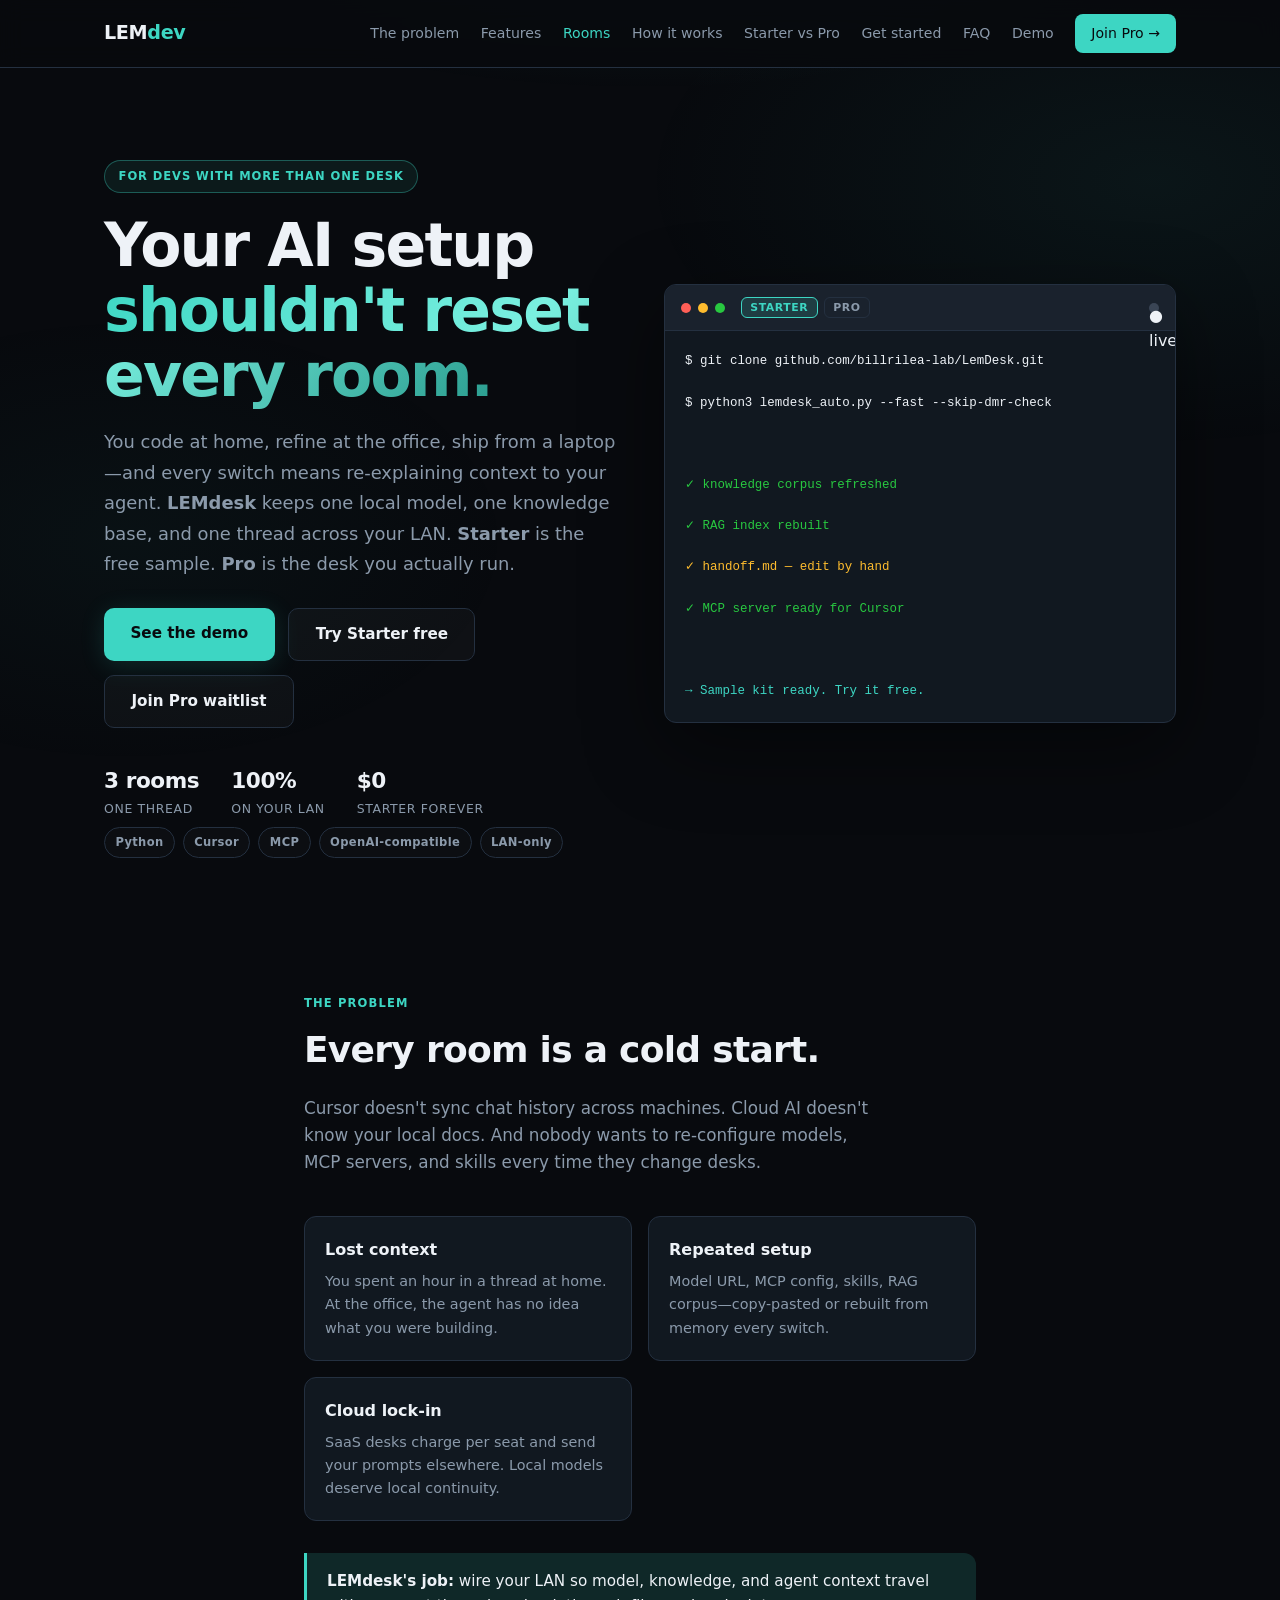
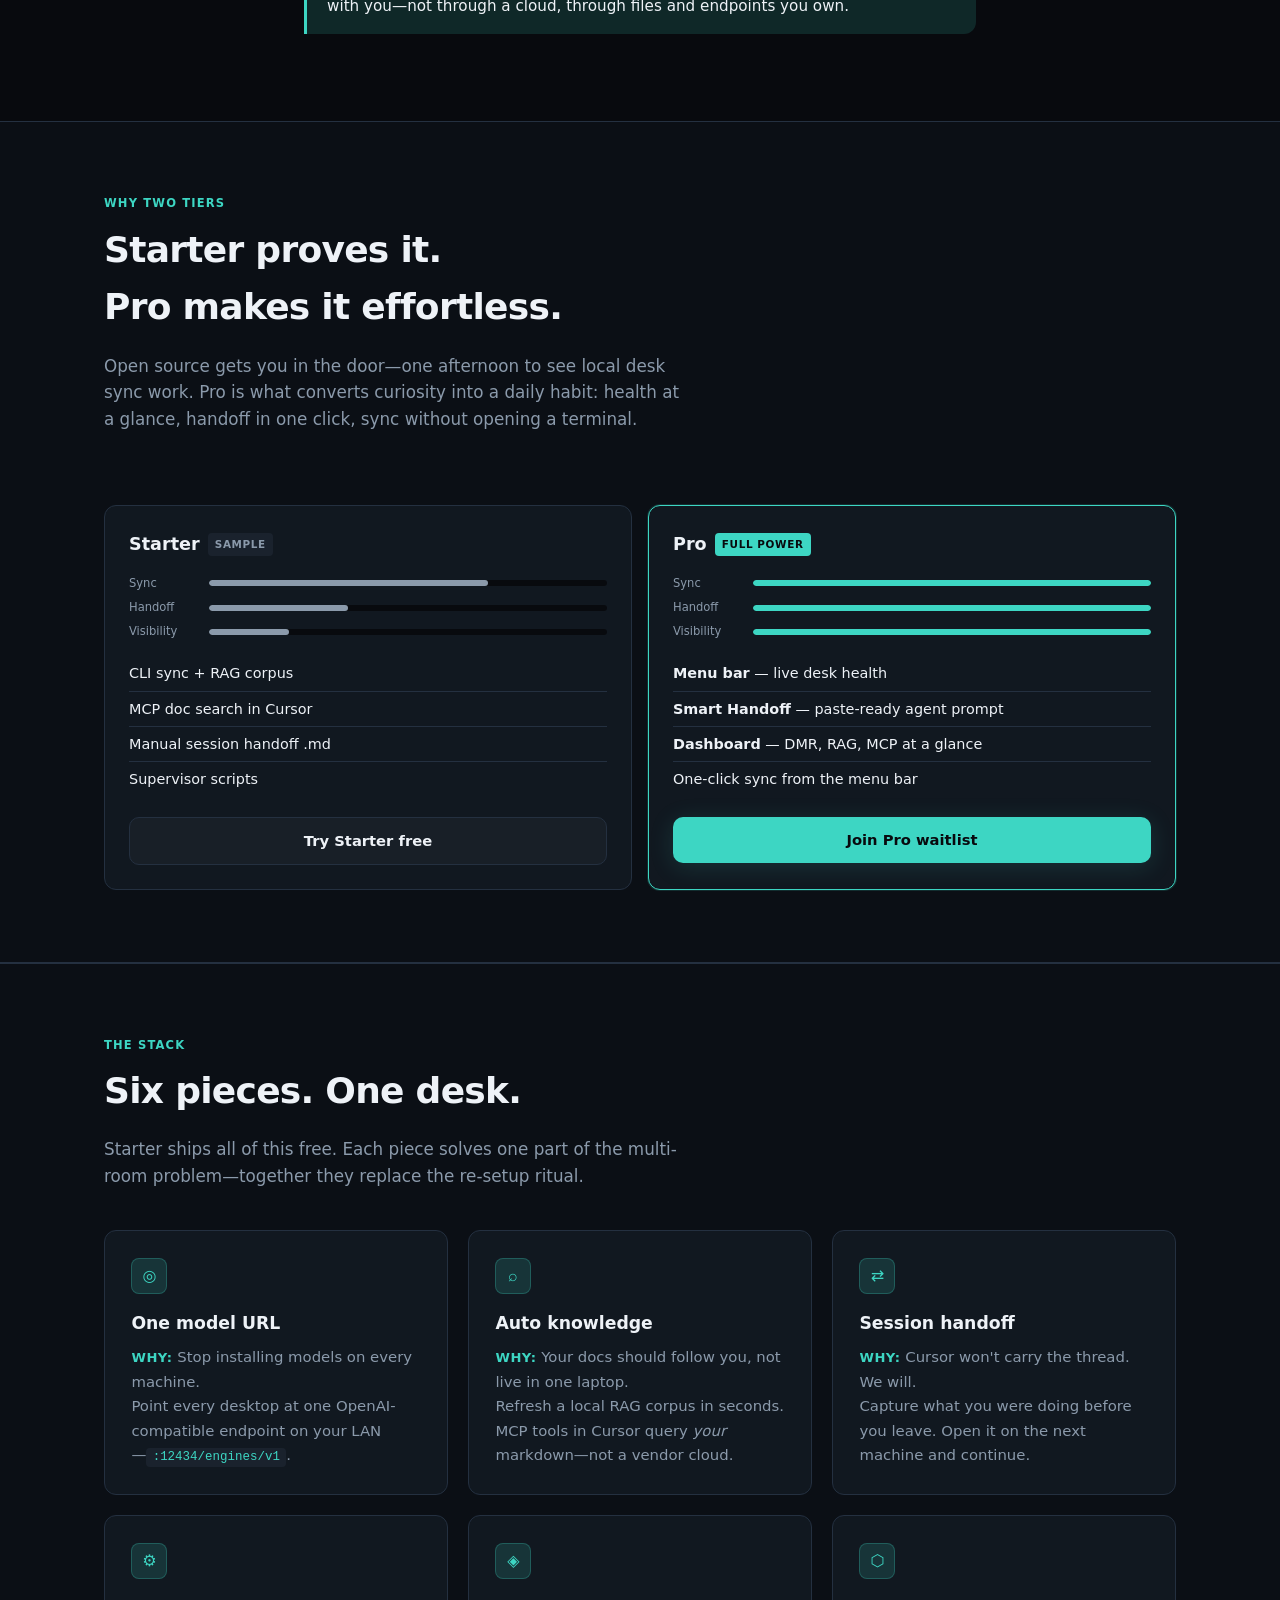
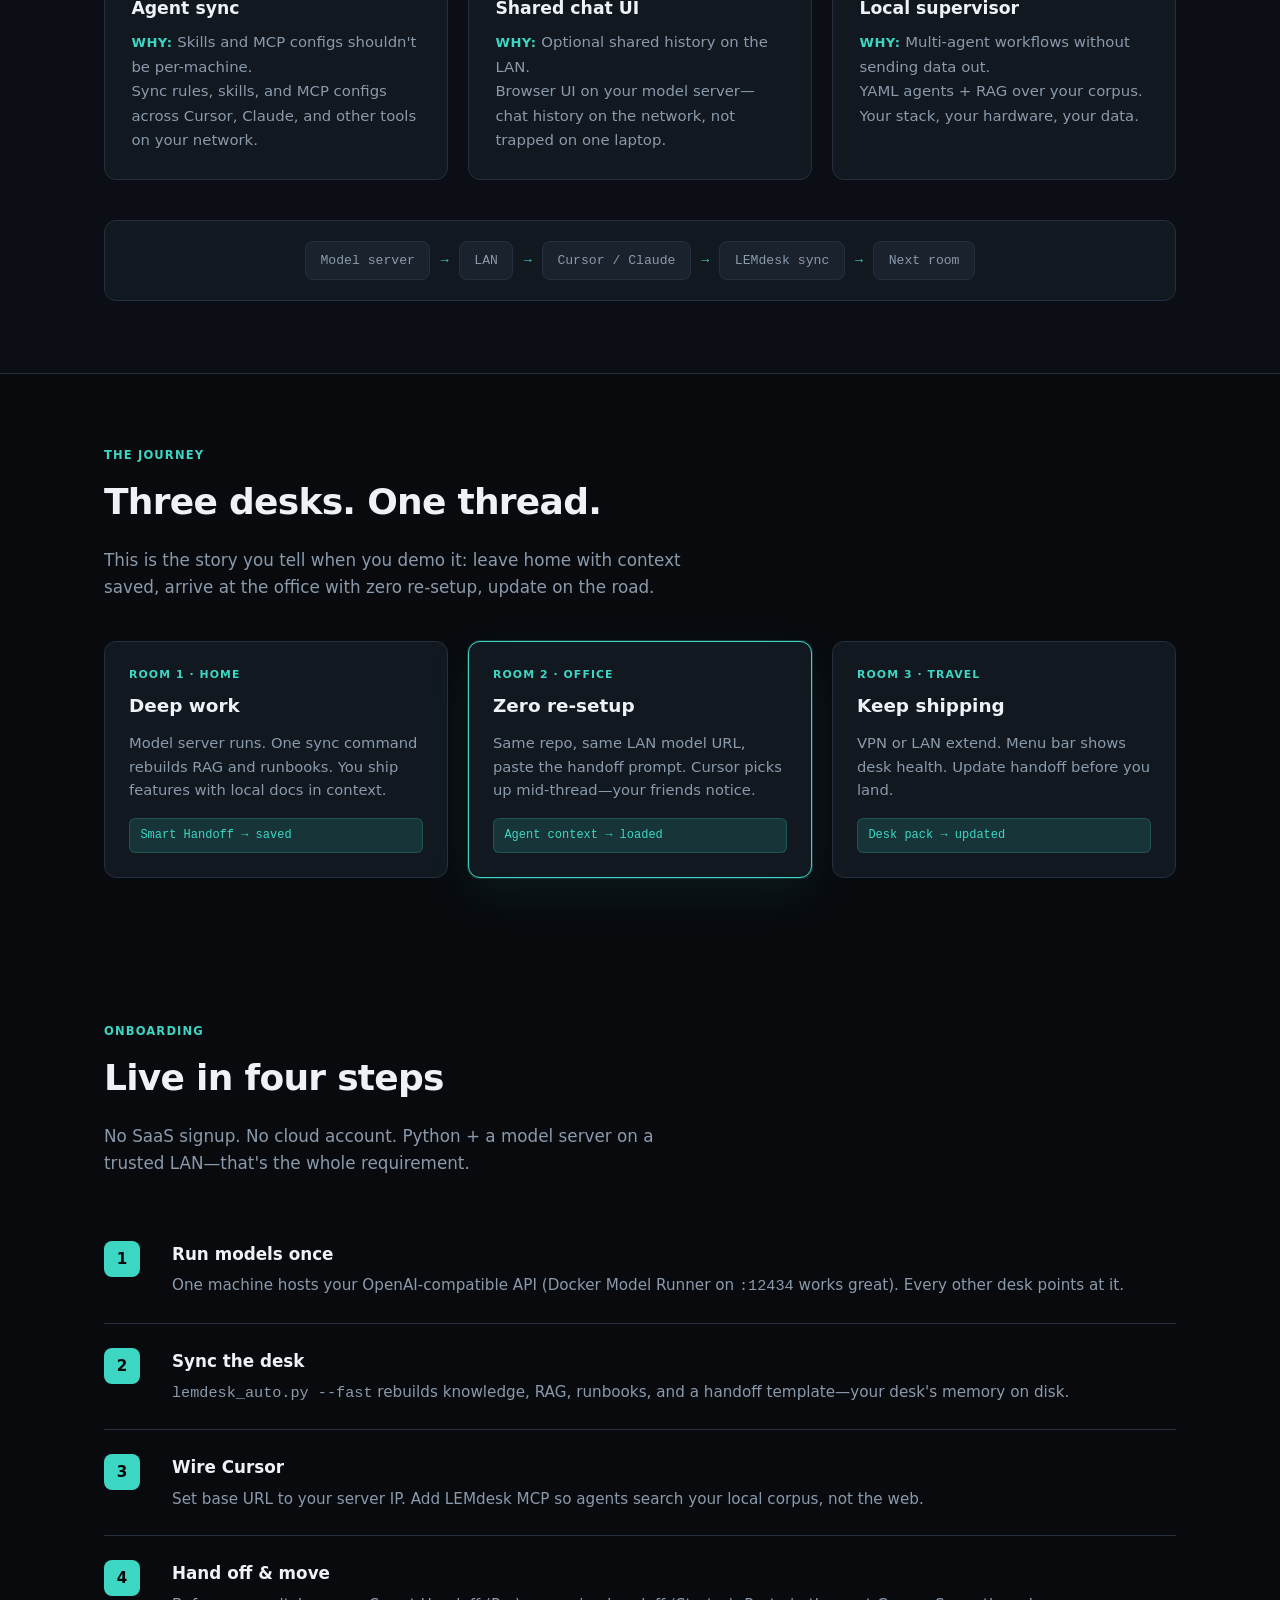
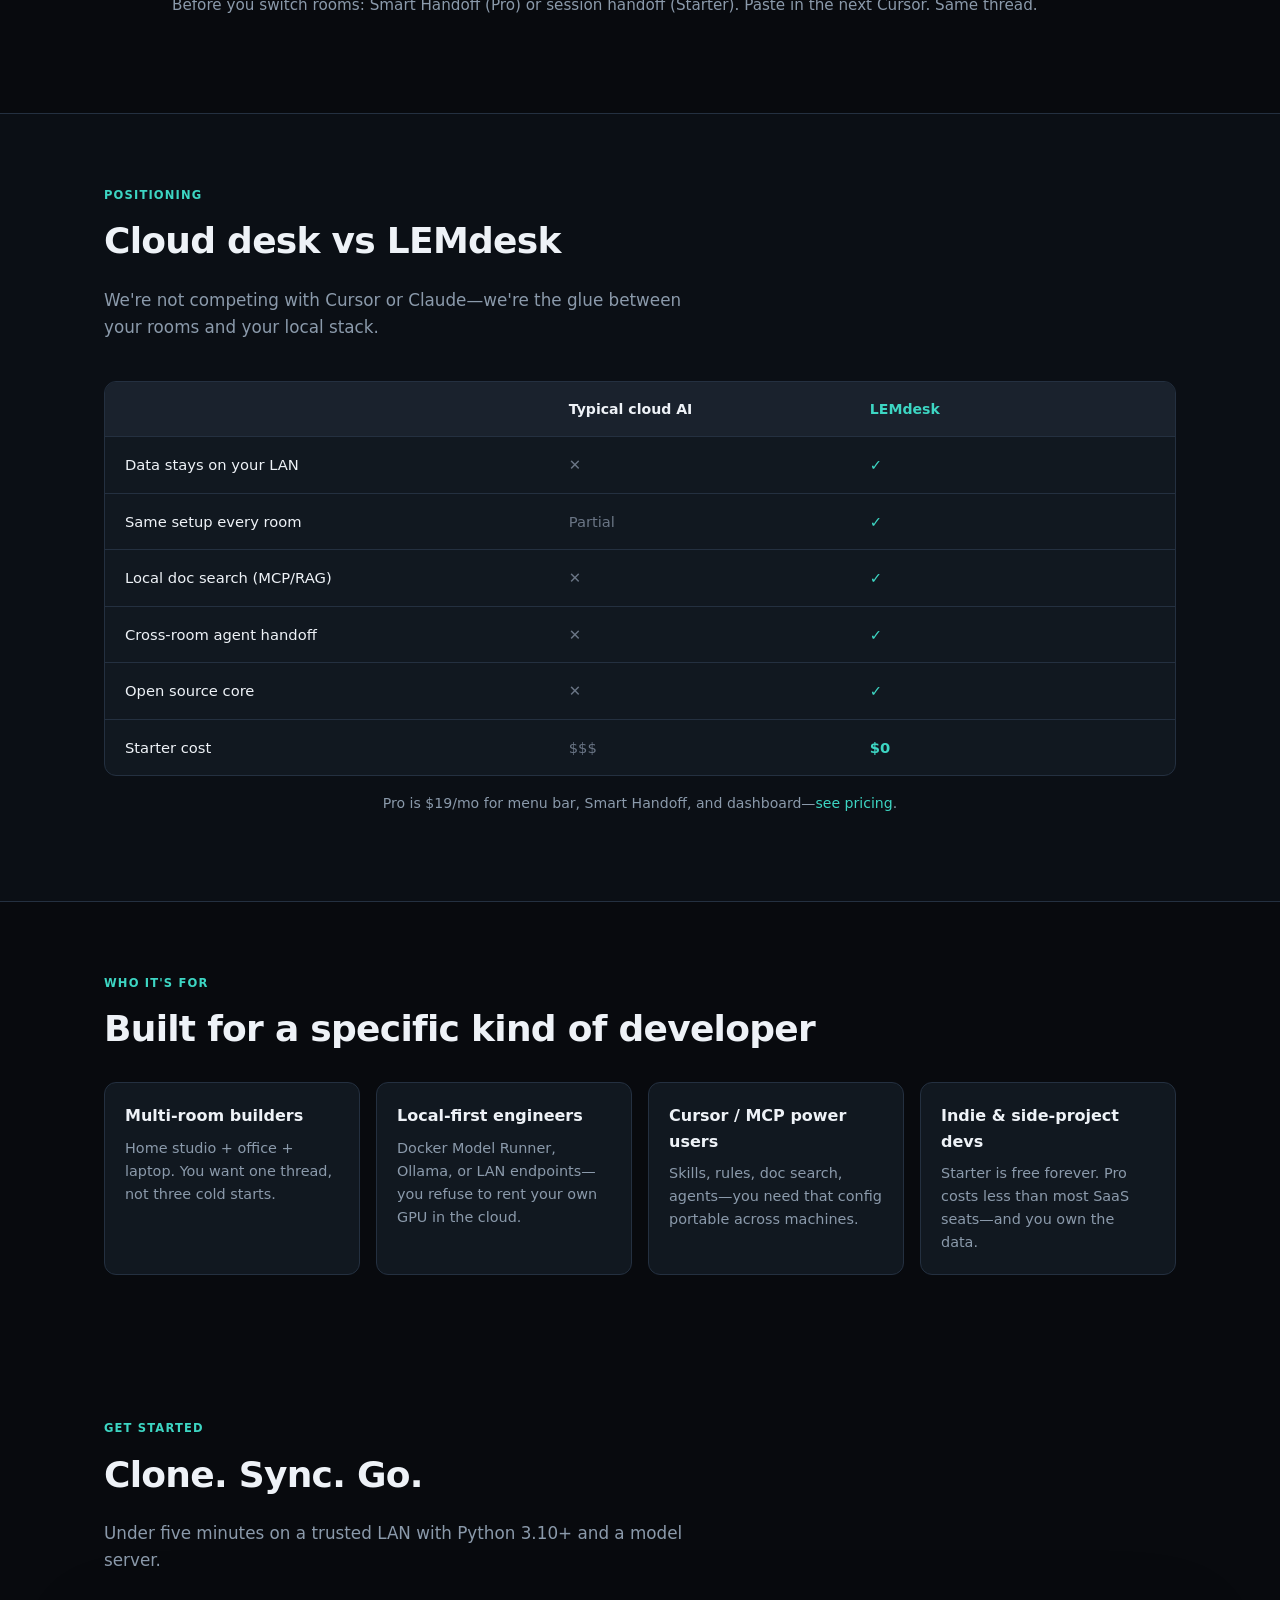
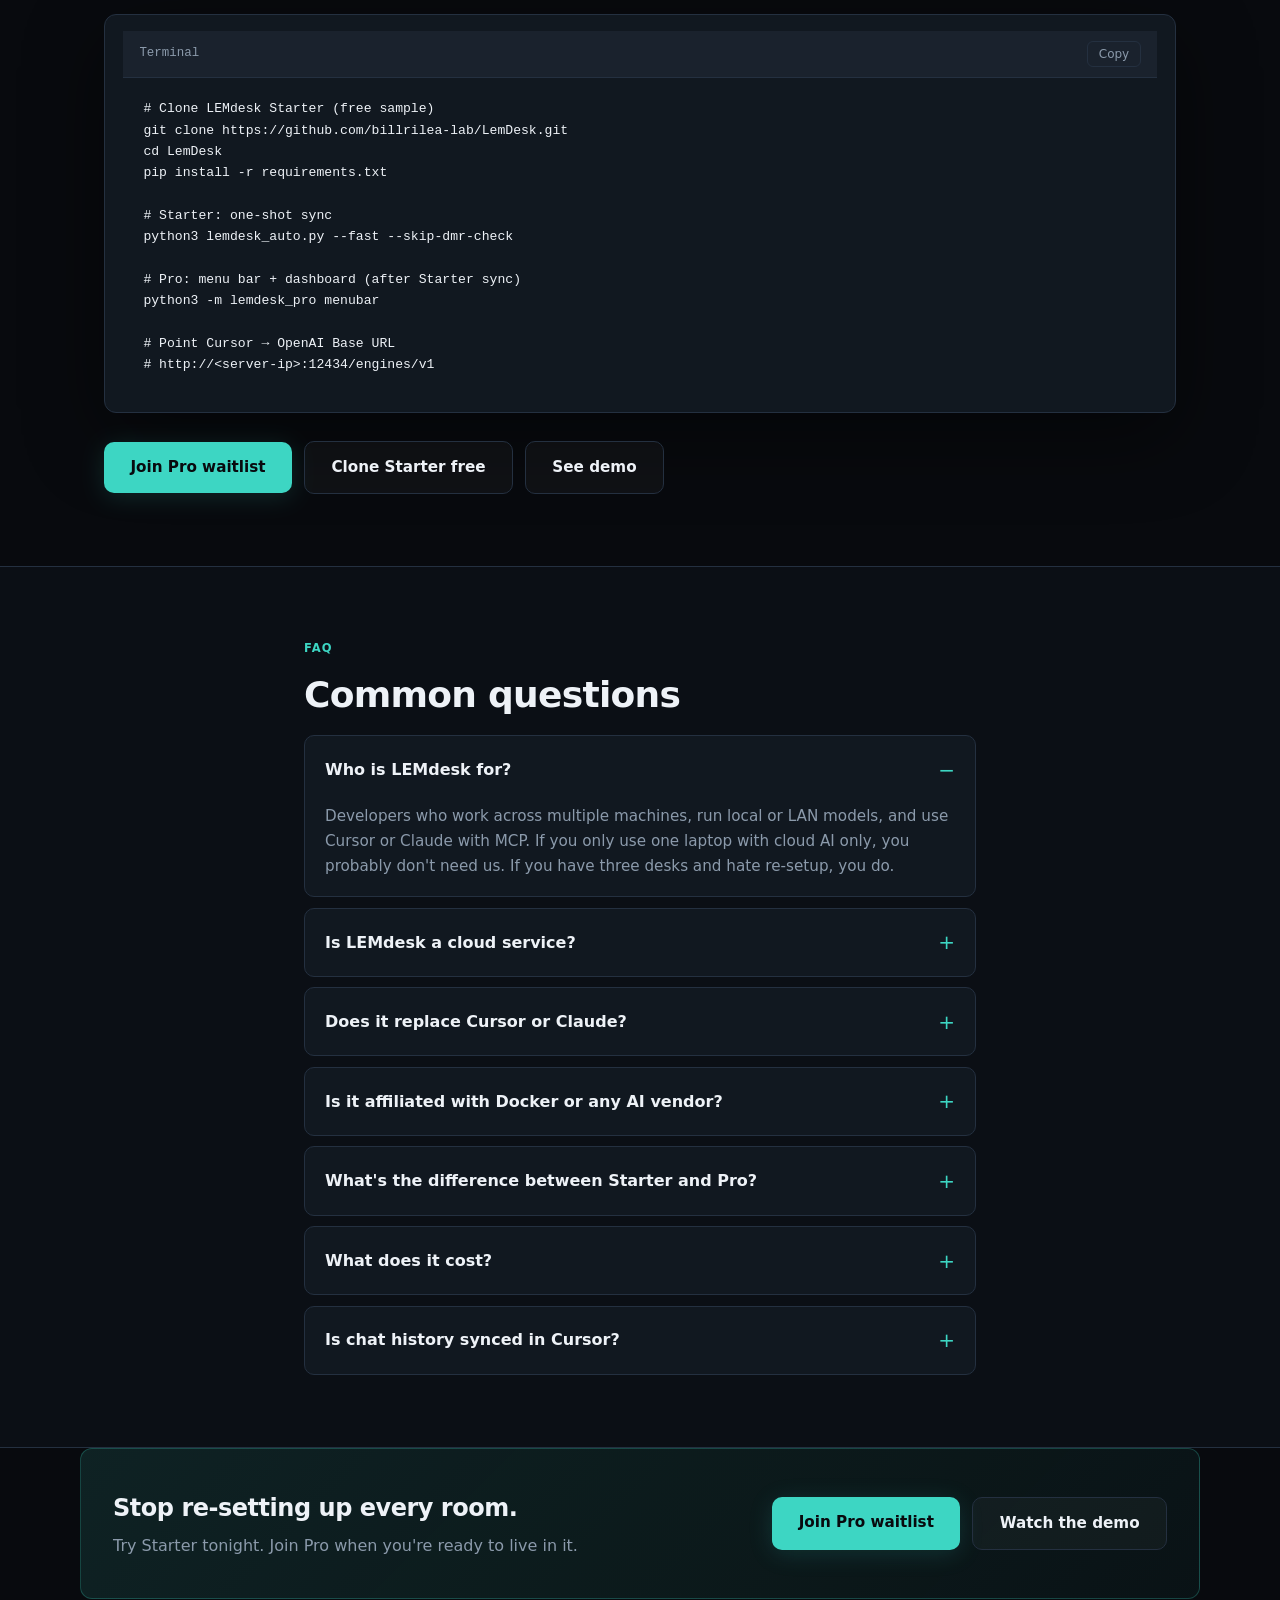
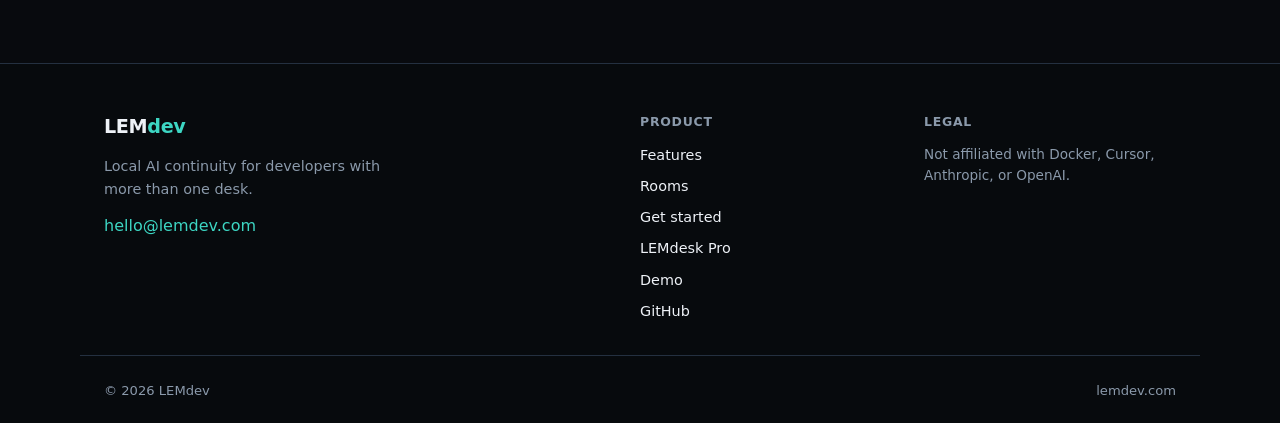
<file: index.html>
<!DOCTYPE html>
<html lang="en">
<head>
  <meta charset="UTF-8">
  <meta name="viewport" content="width=device-width, initial-scale=1">
  <title>LEMdesk — your AI desk follows you across rooms | LEMdev</title>
  <meta name="description" content="Cursor doesn't sync across rooms. LEMdesk does — local models, knowledge, and agent context on your LAN. Starter free. Pro adds menu bar health and Smart Handoff.">
  <meta name="author" content="LEMdev">
  <meta name="theme-color" content="#0c0f14">
  <link rel="canonical" href="https://lemdev.com/">
  <meta property="og:title" content="LEMdesk — same desk on any room">
  <meta property="og:description" content="Starter is the free sample kit. Pro is the full desk — menu bar health, Smart Handoff, live dashboard.">
  <meta property="og:url" content="https://lemdev.com/">
  <meta property="og:type" content="website">
  <meta property="og:site_name" content="LEMdev">
  <meta name="twitter:card" content="summary_large_image">
  <meta name="twitter:title" content="LEMdesk — same desk on any room">
  <meta name="twitter:description" content="Starter proves local AI sync works. Pro runs your desk — menu bar health, Smart Handoff, dashboard.">
  <meta property="og:image" content="https://lemdev.com/assets/og-cover.svg">
  <meta name="twitter:image" content="https://lemdev.com/assets/og-cover.svg">
  <link rel="preload" href="css/style.css" as="style">
  <link rel="stylesheet" href="css/style.css">
  <link rel="icon" href="data:image/svg+xml,<svg xmlns='http://www.w3.org/2000/svg' viewBox='0 0 32 32'><rect width='32' height='32' rx='6' fill='%230c0f14'/><text x='16' y='22' text-anchor='middle' font-family='system-ui' font-size='14' font-weight='700' fill='%233dd6c3'>L</text></svg>">
  <script type="application/ld+json">
  {
    "@context": "https://schema.org",
    "@type": "SoftwareApplication",
    "name": "LEMdesk",
    "applicationCategory": "DeveloperApplication",
    "operatingSystem": "macOS, Linux, Windows",
    "description": "Starter sample kit + Pro desk health, Smart Handoff, and menu bar for local AI across rooms.",
    "offers": [
      { "@type": "Offer", "name": "Starter", "price": "0", "priceCurrency": "USD" },
      { "@type": "Offer", "name": "Pro", "price": "19", "priceCurrency": "USD", "priceValidUntil": "2026-12-31" }
    ],
    "author": { "@type": "Organization", "name": "LEMdev", "url": "https://lemdev.com" },
    "codeRepository": "https://github.com/billrilea-lab/LemDesk"
  }
  </script>
</head>
<body>
  <a class="skip-link" href="#main">Skip to content</a>
  <div class="bg-glow" aria-hidden="true"></div>

  <header class="site-header">
    <div class="wrap">
      <a class="logo" href="/">LEM<span>dev</span></a>
      <button type="button" class="menu-btn" aria-label="Menu" aria-expanded="false">☰</button>
      <nav class="nav">
        <a href="#problem" data-nav>The problem</a>
        <a href="#features" data-nav>Features</a>
        <a href="#rooms" data-nav>Rooms</a>
        <a href="#how" data-nav>How it works</a>
        <a href="#pro" data-nav>Starter vs Pro</a>
        <a href="#start" data-nav>Get started</a>
        <a href="#faq" data-nav>FAQ</a>
        <a href="/demo.html">Demo</a>
        <a class="nav-cta" href="/pricing.html#waitlist">Join Pro →</a>
      </nav>
    </div>
  </header>

  <main id="main">
    <section class="hero">
      <div class="wrap hero-grid">
        <div class="hero-copy reveal">
          <p class="hero-badge">For devs with more than one desk</p>
          <h1>Your AI setup<br><span class="gradient-text">shouldn't reset every room.</span></h1>
          <p class="lead">
            You code at home, refine at the office, ship from a laptop—and every switch means re-explaining context to your agent. <strong>LEMdesk</strong> keeps one local model, one knowledge base, and one thread across your LAN. <strong>Starter</strong> is the free sample. <strong>Pro</strong> is the desk you actually run.
          </p>
          <div class="hero-actions">
            <a class="btn btn-primary btn-lg" href="/demo.html">See the demo</a>
            <a class="btn btn-ghost btn-lg" href="#start">Try Starter free</a>
            <a class="btn btn-ghost btn-lg" href="/pricing.html#waitlist">Join Pro waitlist</a>
          </div>
          <ul class="hero-stats">
            <li><strong>3 rooms</strong><span>one thread</span></li>
            <li><strong>100%</strong><span>on your LAN</span></li>
            <li><strong>$0</strong><span>Starter forever</span></li>
          </ul>
          <div class="stack-badges reveal" aria-label="Compatible with">
            <span>Python</span>
            <span>Cursor</span>
            <span>MCP</span>
            <span>OpenAI-compatible</span>
            <span>LAN-only</span>
          </div>
        </div>
        <div class="hero-terminal reveal reveal-delay" aria-label="Example workflow">
          <div class="terminal-chrome">
            <span></span><span></span><span></span>
            <div class="terminal-tabs" role="tablist">
              <button type="button" class="terminal-tab active" data-terminal="starter" role="tab" aria-selected="true">Starter</button>
              <button type="button" class="terminal-tab" data-terminal="pro" role="tab" aria-selected="false">Pro</button>
            </div>
            <span class="terminal-live" aria-hidden="true">● live</span>
          </div>
          <pre class="terminal-body" id="terminal-starter"><code><span class="t-line">$ git clone github.com/billrilea-lab/LemDesk.git</span>
<span class="t-line">$ python3 lemdesk_auto.py --fast --skip-dmr-check</span>
<span class="t-line t-dim">&nbsp;</span>
<span class="t-line t-ok">✓ knowledge corpus refreshed</span>
<span class="t-line t-ok">✓ RAG index rebuilt</span>
<span class="t-line t-warn">✓ handoff.md — edit by hand</span>
<span class="t-line t-ok">✓ MCP server ready for Cursor</span>
<span class="t-line t-dim">&nbsp;</span>
<span class="t-line t-accent">→ Sample kit ready. Try it free.</span></code></pre>
          <pre class="terminal-body terminal-hidden" id="terminal-pro" hidden><code><span class="t-line">$ python3 -m lemdesk_pro menubar</span>
<span class="t-line t-dim">&nbsp;</span>
<span class="t-line t-ok">✓ menu bar health: 87/100 (A)</span>
<span class="t-line t-ok">✓ dashboard → http://127.0.0.1:8765</span>
<span class="t-line t-ok">✓ DMR · RAG · MCP · handoff — all green</span>
<span class="t-line t-dim">&nbsp;</span>
<span class="t-line">$ python3 -m lemdesk_pro smart-handoff</span>
<span class="t-line t-ok">✓ desk pack + paste-ready agent prompt</span>
<span class="t-line t-dim">&nbsp;</span>
<span class="t-line t-accent">→ Open Cursor in the office. Same thread.</span></code></pre>
        </div>
      </div>
    </section>

    <section id="problem" class="section">
      <div class="wrap wrap-narrow">
        <p class="eyebrow reveal">The problem</p>
        <h2 class="reveal">Every room is a cold start.</h2>
        <p class="section-intro reveal">Cursor doesn't sync chat history across machines. Cloud AI doesn't know your local docs. And nobody wants to re-configure models, MCP servers, and skills every time they change desks.</p>
        <div class="pain-grid reveal">
          <article class="pain-card">
            <h3>Lost context</h3>
            <p>You spent an hour in a thread at home. At the office, the agent has no idea what you were building.</p>
          </article>
          <article class="pain-card">
            <h3>Repeated setup</h3>
            <p>Model URL, MCP config, skills, RAG corpus—copy-pasted or rebuilt from memory every switch.</p>
          </article>
          <article class="pain-card">
            <h3>Cloud lock-in</h3>
            <p>SaaS desks charge per seat and send your prompts elsewhere. Local models deserve local continuity.</p>
          </article>
        </div>
        <p class="problem-solution reveal"><strong>LEMdesk's job:</strong> wire your LAN so model, knowledge, and agent context travel with you—not through a cloud, through files and endpoints you own.</p>
      </div>
    </section>

    <section id="pro" class="pro-banner section-alt">
      <div class="wrap pro-banner-grid reveal">
        <div>
          <p class="eyebrow">Why two tiers</p>
          <h2>Starter proves it.<br>Pro makes it effortless.</h2>
          <p class="section-intro">Open source gets you in the door—one afternoon to see local desk sync work. Pro is what converts curiosity into a daily habit: health at a glance, handoff in one click, sync without opening a terminal.</p>
        </div>
        <div class="pro-contrast">
          <div class="pro-contrast-col">
            <h3>Starter <span class="pro-tag sample">Sample</span></h3>
            <div class="power-bars" aria-hidden="true">
              <div class="power-bar"><span>Sync</span><div class="track"><i style="width:70%"></i></div></div>
              <div class="power-bar"><span>Handoff</span><div class="track"><i style="width:35%"></i></div></div>
              <div class="power-bar"><span>Visibility</span><div class="track"><i style="width:20%"></i></div></div>
            </div>
            <ul>
              <li>CLI sync + RAG corpus</li>
              <li>MCP doc search in Cursor</li>
              <li>Manual session handoff .md</li>
              <li>Supervisor scripts</li>
            </ul>
            <a class="btn btn-ghost btn-block" href="#start">Try Starter free</a>
          </div>
          <div class="pro-contrast-col pro-contrast-featured">
            <h3>Pro <span class="pro-tag power">Full power</span></h3>
            <div class="power-bars pro-bars" aria-hidden="true">
              <div class="power-bar"><span>Sync</span><div class="track"><i style="width:100%"></i></div></div>
              <div class="power-bar"><span>Handoff</span><div class="track"><i style="width:100%"></i></div></div>
              <div class="power-bar"><span>Visibility</span><div class="track"><i style="width:100%"></i></div></div>
            </div>
            <ul>
              <li><strong>Menu bar</strong> — live desk health</li>
              <li><strong>Smart Handoff</strong> — paste-ready agent prompt</li>
              <li><strong>Dashboard</strong> — DMR, RAG, MCP at a glance</li>
              <li>One-click sync from the menu bar</li>
            </ul>
            <a class="btn btn-primary btn-block" href="/pricing.html">Join Pro waitlist</a>
          </div>
        </div>
      </div>
    </section>

    <section id="features" class="section-alt">
      <div class="wrap">
        <p class="eyebrow reveal">The stack</p>
        <h2 class="reveal">Six pieces. One desk.</h2>
        <p class="section-intro reveal">Starter ships all of this free. Each piece solves one part of the multi-room problem—together they replace the re-setup ritual.</p>
        <div class="grid-3">
          <article class="card reveal">
            <div class="card-icon" aria-hidden="true">◎</div>
            <h3>One model URL</h3>
            <p><strong>Why:</strong> Stop installing models on every machine.</p>
            <p>Point every desktop at one OpenAI-compatible endpoint on your LAN—<code>:12434/engines/v1</code>.</p>
          </article>
          <article class="card reveal">
            <div class="card-icon" aria-hidden="true">⌕</div>
            <h3>Auto knowledge</h3>
            <p><strong>Why:</strong> Your docs should follow you, not live in one laptop.</p>
            <p>Refresh a local RAG corpus in seconds. MCP tools in Cursor query <em>your</em> markdown—not a vendor cloud.</p>
          </article>
          <article class="card reveal">
            <div class="card-icon" aria-hidden="true">⇄</div>
            <h3>Session handoff</h3>
            <p><strong>Why:</strong> Cursor won't carry the thread. We will.</p>
            <p>Capture what you were doing before you leave. Open it on the next machine and continue.</p>
          </article>
          <article class="card reveal">
            <div class="card-icon" aria-hidden="true">⚙</div>
            <h3>Agent sync</h3>
            <p><strong>Why:</strong> Skills and MCP configs shouldn't be per-machine.</p>
            <p>Sync rules, skills, and MCP configs across Cursor, Claude, and other tools on your network.</p>
          </article>
          <article class="card reveal">
            <div class="card-icon" aria-hidden="true">◈</div>
            <h3>Shared chat UI</h3>
            <p><strong>Why:</strong> Optional shared history on the LAN.</p>
            <p>Browser UI on your model server—chat history on the network, not trapped on one laptop.</p>
          </article>
          <article class="card reveal">
            <div class="card-icon" aria-hidden="true">⬡</div>
            <h3>Local supervisor</h3>
            <p><strong>Why:</strong> Multi-agent workflows without sending data out.</p>
            <p>YAML agents + RAG over your corpus. Your stack, your hardware, your data.</p>
          </article>
        </div>
        <div class="flow reveal">
          <span>Model server</span>
          <span class="arrow">→</span>
          <span>LAN</span>
          <span class="arrow">→</span>
          <span>Cursor / Claude</span>
          <span class="arrow">→</span>
          <span>LEMdesk sync</span>
          <span class="arrow">→</span>
          <span>Next room</span>
        </div>
      </div>
    </section>

    <section id="rooms">
      <div class="wrap">
        <p class="eyebrow reveal">The journey</p>
        <h2 class="reveal">Three desks. One thread.</h2>
        <p class="section-intro reveal">This is the story you tell when you demo it: leave home with context saved, arrive at the office with zero re-setup, update on the road.</p>
        <div class="rooms-grid">
          <article class="room-card reveal">
            <div class="room-label">Room 1 · Home</div>
            <h3>Deep work</h3>
            <p>Model server runs. One sync command rebuilds RAG and runbooks. You ship features with local docs in context.</p>
            <div class="room-file">Smart Handoff → saved</div>
          </article>
          <article class="room-card room-active reveal">
            <div class="room-label">Room 2 · Office</div>
            <h3>Zero re-setup</h3>
            <p>Same repo, same LAN model URL, paste the handoff prompt. Cursor picks up mid-thread—your friends notice.</p>
            <div class="room-file">Agent context → loaded</div>
          </article>
          <article class="room-card reveal">
            <div class="room-label">Room 3 · Travel</div>
            <h3>Keep shipping</h3>
            <p>VPN or LAN extend. Menu bar shows desk health. Update handoff before you land.</p>
            <div class="room-file">Desk pack → updated</div>
          </article>
        </div>
      </div>
    </section>

    <section id="how">
      <div class="wrap">
        <p class="eyebrow reveal">Onboarding</p>
        <h2 class="reveal">Live in four steps</h2>
        <p class="section-intro reveal">No SaaS signup. No cloud account. Python + a model server on a trusted LAN—that's the whole requirement.</p>
        <ol class="steps">
          <li class="reveal">
            <div>
              <strong>Run models once</strong>
              <p>One machine hosts your OpenAI-compatible API (Docker Model Runner on <code>:12434</code> works great). Every other desk points at it.</p>
            </div>
          </li>
          <li class="reveal">
            <div>
              <strong>Sync the desk</strong>
              <p><code>lemdesk_auto.py --fast</code> rebuilds knowledge, RAG, runbooks, and a handoff template—your desk's memory on disk.</p>
            </div>
          </li>
          <li class="reveal">
            <div>
              <strong>Wire Cursor</strong>
              <p>Set base URL to your server IP. Add LEMdesk MCP so agents search your local corpus, not the web.</p>
            </div>
          </li>
          <li class="reveal">
            <div>
              <strong>Hand off &amp; move</strong>
              <p>Before you switch rooms: Smart Handoff (Pro) or session handoff (Starter). Paste in the next Cursor. Same thread.</p>
            </div>
          </li>
        </ol>
      </div>
    </section>

    <section id="compare" class="section-alt">
      <div class="wrap">
        <p class="eyebrow reveal">Positioning</p>
        <h2 class="reveal">Cloud desk vs LEMdesk</h2>
        <p class="section-intro reveal">We're not competing with Cursor or Claude—we're the glue between your rooms and your local stack.</p>
        <div class="compare-table reveal">
          <div class="compare-head">
            <span></span>
            <span>Typical cloud AI</span>
            <span class="highlight-col">LEMdesk</span>
          </div>
          <div class="compare-row">
            <span>Data stays on your LAN</span>
            <span class="no">✕</span>
            <span class="yes">✓</span>
          </div>
          <div class="compare-row">
            <span>Same setup every room</span>
            <span class="no">Partial</span>
            <span class="yes">✓</span>
          </div>
          <div class="compare-row">
            <span>Local doc search (MCP/RAG)</span>
            <span class="no">✕</span>
            <span class="yes">✓</span>
          </div>
          <div class="compare-row">
            <span>Cross-room agent handoff</span>
            <span class="no">✕</span>
            <span class="yes">✓</span>
          </div>
          <div class="compare-row">
            <span>Open source core</span>
            <span class="no">✕</span>
            <span class="yes">✓</span>
          </div>
          <div class="compare-row">
            <span>Starter cost</span>
            <span class="no">$$$</span>
            <span class="yes">$0</span>
          </div>
        </div>
        <p class="compare-note reveal">Pro is $19/mo for menu bar, Smart Handoff, and dashboard—<a href="/pricing.html">see pricing</a>.</p>
      </div>
    </section>

    <section id="who" class="section">
      <div class="wrap">
        <p class="eyebrow reveal">Who it's for</p>
        <h2 class="reveal">Built for a specific kind of developer</h2>
        <div class="who-grid reveal">
          <article class="who-card">
            <h3>Multi-room builders</h3>
            <p>Home studio + office + laptop. You want one thread, not three cold starts.</p>
          </article>
          <article class="who-card">
            <h3>Local-first engineers</h3>
            <p>Docker Model Runner, Ollama, or LAN endpoints—you refuse to rent your own GPU in the cloud.</p>
          </article>
          <article class="who-card">
            <h3>Cursor / MCP power users</h3>
            <p>Skills, rules, doc search, agents—you need that config portable across machines.</p>
          </article>
          <article class="who-card">
            <h3>Indie &amp; side-project devs</h3>
            <p>Starter is free forever. Pro costs less than most SaaS seats—and you own the data.</p>
          </article>
        </div>
      </div>
    </section>

    <section id="start">
      <div class="wrap">
        <p class="eyebrow reveal">Get started</p>
        <h2 class="reveal">Clone. Sync. Go.</h2>
        <p class="section-intro reveal">Under five minutes on a trusted LAN with Python 3.10+ and a model server.</p>
        <div class="code-block reveal">
          <div class="code-header">
            <span>Terminal</span>
            <button type="button" class="copy-btn" data-copy="# Clone LEMdesk Starter (free sample)
git clone https://github.com/billrilea-lab/LemDesk.git
cd LemDesk
pip install -r requirements.txt

# Starter: one-shot sync
python3 lemdesk_auto.py --fast --skip-dmr-check

# Pro: menu bar + dashboard
python3 -m lemdesk_pro menubar

# Cursor OpenAI Base URL: http://&lt;server-ip&gt;:12434/engines/v1">Copy</button>
          </div>
          <pre><code># Clone LEMdesk Starter (free sample)
git clone https://github.com/billrilea-lab/LemDesk.git
cd LemDesk
pip install -r requirements.txt

# Starter: one-shot sync
python3 lemdesk_auto.py --fast --skip-dmr-check

# Pro: menu bar + dashboard (after Starter sync)
python3 -m lemdesk_pro menubar

# Point Cursor → OpenAI Base URL
# http://&lt;server-ip&gt;:12434/engines/v1</code></pre>
        </div>
        <div class="start-actions reveal">
          <a class="btn btn-primary btn-lg" href="/pricing.html#waitlist">Join Pro waitlist</a>
          <a class="btn btn-ghost btn-lg" href="https://github.com/billrilea-lab/LemDesk" rel="noopener noreferrer">Clone Starter free</a>
          <a class="btn btn-ghost btn-lg" href="/demo.html">See demo</a>
        </div>
      </div>
    </section>

    <section id="faq" class="section-alt">
      <div class="wrap wrap-narrow">
        <p class="eyebrow reveal">FAQ</p>
        <h2 class="reveal">Common questions</h2>
        <div class="faq-list reveal">
          <details class="faq-item" open>
            <summary>Who is LEMdesk for?</summary>
            <p>Developers who work across multiple machines, run local or LAN models, and use Cursor or Claude with MCP. If you only use one laptop with cloud AI only, you probably don't need us. If you have three desks and hate re-setup, you do.</p>
          </details>
          <details class="faq-item">
            <summary>Is LEMdesk a cloud service?</summary>
            <p>No. Everything runs on your machines. LEMdev provides scripts and templates you run yourself.</p>
          </details>
          <details class="faq-item">
            <summary>Does it replace Cursor or Claude?</summary>
            <p>No. It wires your existing tools to <em>your</em> local model and <em>your</em> local knowledge.</p>
          </details>
          <details class="faq-item">
            <summary>Is it affiliated with Docker or any AI vendor?</summary>
            <p>No. LEMdesk is an independent project from LEMdev. You choose which third-party tools to use.</p>
          </details>
          <details class="faq-item">
            <summary>What's the difference between Starter and Pro?</summary>
            <p><strong>Starter</strong> is the free sample kit—CLI scripts, MCP, manual handoff markdown. It proves local desk sync works. <strong>Pro</strong> is the daily driver: menu bar health score, Smart Handoff desk packs, local dashboard, and one-click sync. Same open core; Pro adds the polish you actually live in.</p>
          </details>
          <details class="faq-item">
            <summary>What does it cost?</summary>
            <p>Starter stays free forever. <a href="/pricing.html">LEMdesk Pro</a> is $19/mo (waitlist open)—founding members lock in that price.</p>
          </details>
          <details class="faq-item">
            <summary>Is chat history synced in Cursor?</summary>
            <p>Not natively. LEMdesk adds handoff files, optional shared browser chat, and config sync—not full Cursor cloud parity.</p>
          </details>
        </div>
      </div>
    </section>

    <section class="cta-banner">
      <div class="wrap cta-inner reveal">
        <div>
          <h2>Stop re-setting up every room.</h2>
          <p>Try Starter tonight. Join Pro when you're ready to live in it.</p>
        </div>
        <div class="cta-actions">
          <a class="btn btn-primary btn-lg" href="/pricing.html#waitlist">Join Pro waitlist</a>
          <a class="btn btn-ghost btn-lg" href="/demo.html">Watch the demo</a>
        </div>
      </div>
    </section>
  </main>

  <footer class="site-footer">
    <div class="wrap footer-grid">
      <div class="footer-brand">
        <a class="logo" href="/">LEM<span>dev</span></a>
        <p>Local AI continuity for developers with more than one desk.</p>
        <a href="mailto:hello@lemdev.com">hello@lemdev.com</a>
      </div>
      <div class="footer-links">
        <strong>Product</strong>
        <a href="#features">Features</a>
        <a href="#rooms">Rooms</a>
        <a href="#start">Get started</a>
        <a href="/pricing.html">LEMdesk Pro</a>
        <a href="/demo.html">Demo</a>
        <a href="https://github.com/billrilea-lab/LemDesk" rel="noopener noreferrer">GitHub</a>
      </div>
      <div class="footer-links">
        <strong>Legal</strong>
        <p class="footer-note">Not affiliated with Docker, Cursor, Anthropic, or OpenAI.</p>
      </div>
    </div>
    <div class="wrap footer-bottom">
      <span>© 2026 LEMdev</span>
      <span>lemdev.com</span>
    </div>
  </footer>

  <script src="js/main.js"></script>
</body>
</html>
</file>
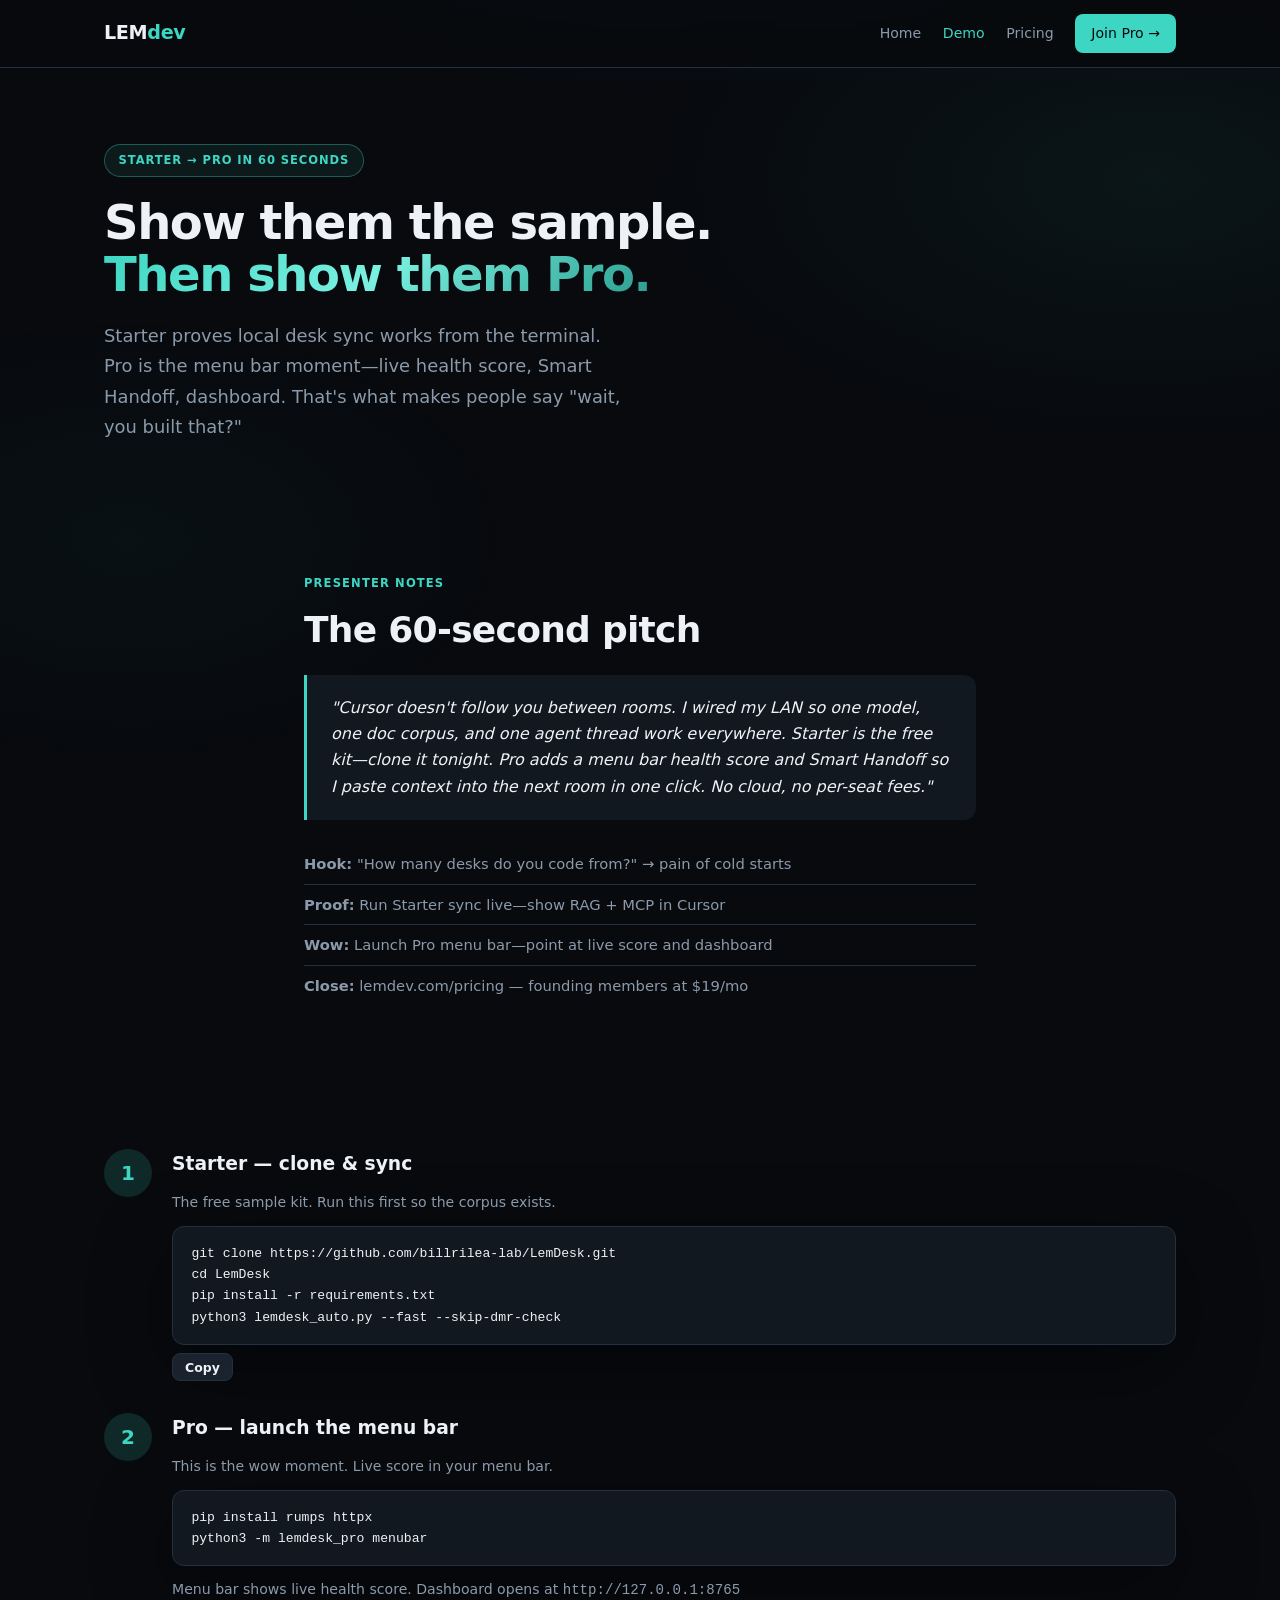
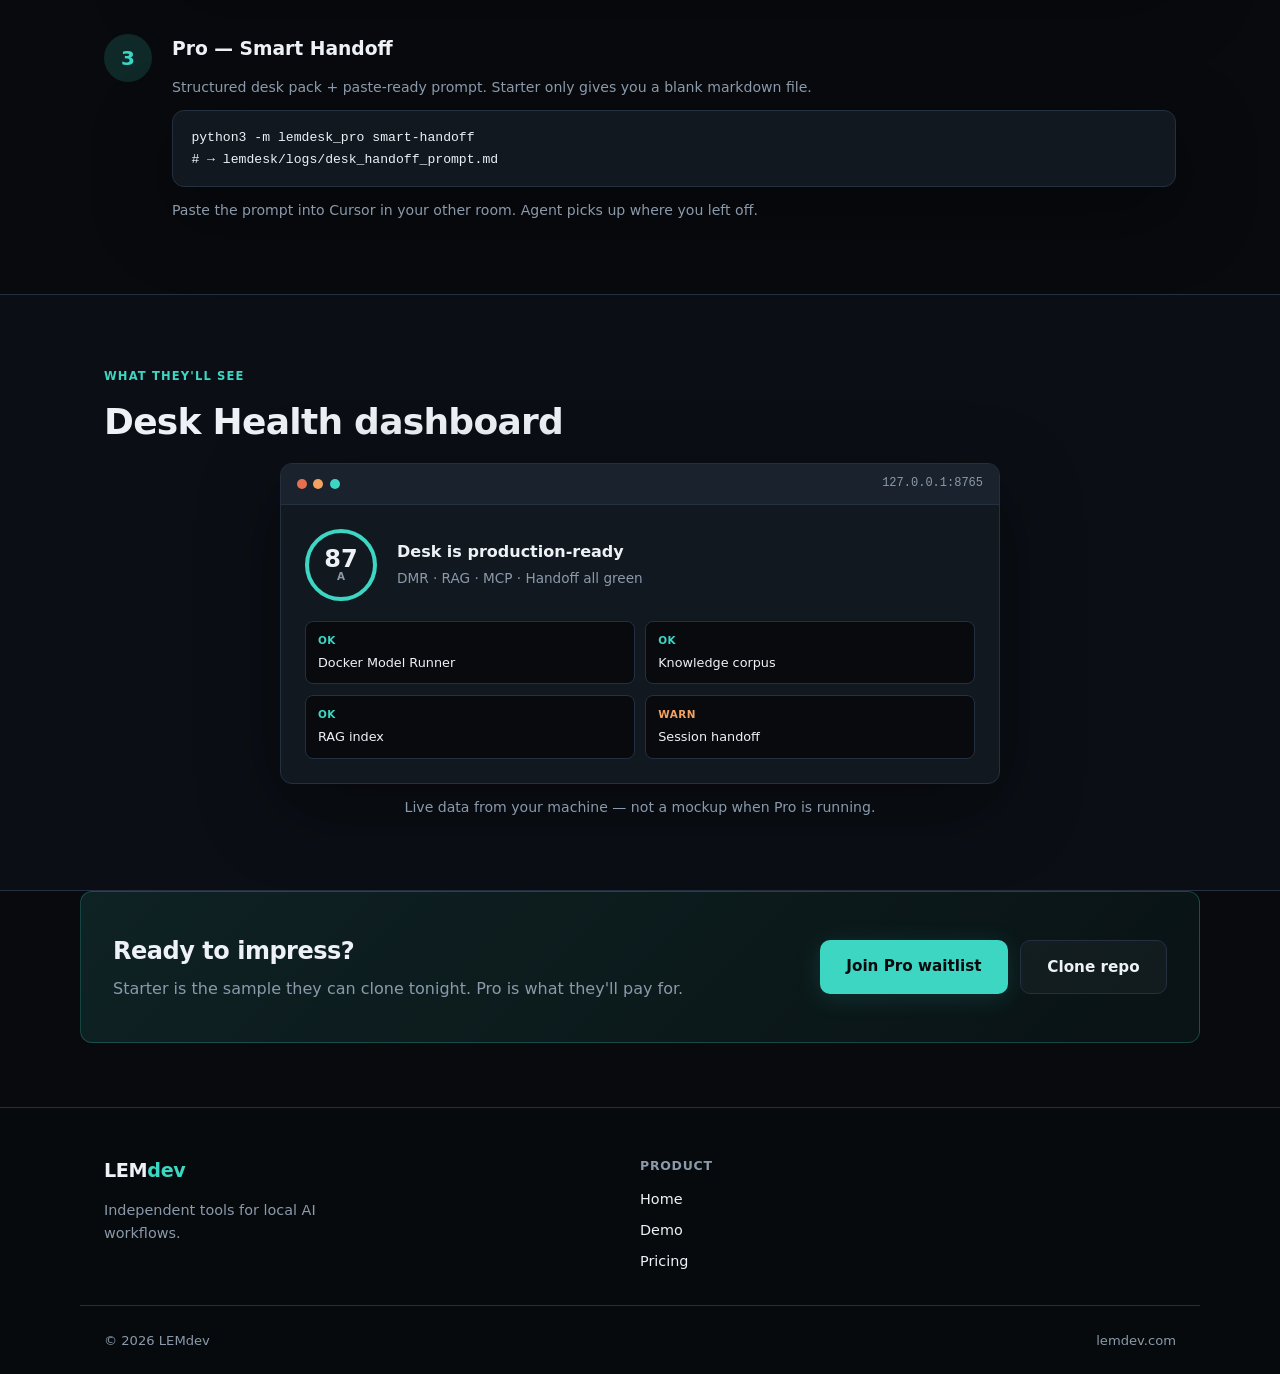
<file: demo.html>
<!DOCTYPE html>
<html lang="en">
<head>
  <meta charset="UTF-8">
  <meta name="viewport" content="width=device-width, initial-scale=1">
  <title>LEMdesk Pro — Live Demo | LEMdev</title>
  <meta name="description" content="See LEMdesk Pro in action — menu bar health score, Smart Handoff, and local desk dashboard.">
  <meta name="theme-color" content="#0c0f14">
  <link rel="canonical" href="https://lemdev.com/demo.html">
  <link rel="stylesheet" href="css/style.css">
  <link rel="icon" href="data:image/svg+xml,<svg xmlns='http://www.w3.org/2000/svg' viewBox='0 0 32 32'><rect width='32' height='32' rx='6' fill='%230c0f14'/><text x='16' y='22' text-anchor='middle' font-family='system-ui' font-size='14' font-weight='700' fill='%233dd6c3'>L</text></svg>">
</head>
<body>
  <a class="skip-link" href="#main">Skip to content</a>
  <div class="bg-glow" aria-hidden="true"></div>

  <header class="site-header">
    <div class="wrap">
      <a class="logo" href="/">LEM<span>dev</span></a>
      <button type="button" class="menu-btn" aria-label="Menu" aria-expanded="false">☰</button>
      <nav class="nav">
        <a href="/">Home</a>
        <a href="/demo.html" class="nav-active">Demo</a>
        <a href="/pricing.html">Pricing</a>
        <a class="nav-cta" href="/pricing.html#waitlist">Join Pro →</a>
      </nav>
    </div>
  </header>

  <main id="main">
    <div id="live-desk-banner" class="live-desk-banner" hidden>
      <div class="wrap">
        <span>● Pro desk detected on this machine</span>
        <a href="http://127.0.0.1:8765/" target="_blank" rel="noopener">Open live dashboard →</a>
      </div>
    </div>
    <section class="hero hero-compact">
      <div class="wrap">
        <p class="hero-badge reveal">Starter → Pro in 60 seconds</p>
        <h1 class="reveal">Show them the sample.<br><span class="gradient-text">Then show them Pro.</span></h1>
        <p class="lead reveal">Starter proves local desk sync works from the terminal. Pro is the menu bar moment—live health score, Smart Handoff, dashboard. That's what makes people say "wait, you built that?"</p>
      </div>
    </section>

    <section class="section">
      <div class="wrap wrap-narrow">
        <p class="eyebrow reveal">Presenter notes</p>
        <h2 class="reveal">The 60-second pitch</h2>
        <blockquote class="pitch-quote reveal">
          "Cursor doesn't follow you between rooms. I wired my LAN so one model, one doc corpus, and one agent thread work everywhere. Starter is the free kit—clone it tonight. Pro adds a menu bar health score and Smart Handoff so I paste context into the next room in one click. No cloud, no per-seat fees."
        </blockquote>
        <ul class="pitch-bullets reveal">
          <li><strong>Hook:</strong> "How many desks do you code from?" → pain of cold starts</li>
          <li><strong>Proof:</strong> Run Starter sync live—show RAG + MCP in Cursor</li>
          <li><strong>Wow:</strong> Launch Pro menu bar—point at live score and dashboard</li>
          <li><strong>Close:</strong> lemdev.com/pricing — founding members at $19/mo</li>
        </ul>
      </div>
    </section>

    <section class="section">
      <div class="wrap">
        <div class="demo-steps reveal">
          <article class="demo-step">
            <span class="demo-num">1</span>
            <div>
              <h3>Starter — clone & sync</h3>
              <p class="demo-caption" style="margin-top:0;margin-bottom:0.75rem">The free sample kit. Run this first so the corpus exists.</p>
              <pre class="code-block"><code>git clone https://github.com/billrilea-lab/LemDesk.git
cd LemDesk
pip install -r requirements.txt
python3 lemdesk_auto.py --fast --skip-dmr-check</code></pre>
              <button type="button" class="copy-btn copy-btn-inline" data-copy="git clone https://github.com/billrilea-lab/LemDesk.git
cd LemDesk
pip install -r requirements.txt
python3 lemdesk_auto.py --fast --skip-dmr-check">Copy</button>
            </div>
          </article>
          <article class="demo-step">
            <span class="demo-num">2</span>
            <div>
              <h3>Pro — launch the menu bar</h3>
              <p class="demo-caption" style="margin-top:0;margin-bottom:0.75rem">This is the wow moment. Live score in your menu bar.</p>
              <pre class="code-block"><code>pip install rumps httpx
python3 -m lemdesk_pro menubar</code></pre>
              <p class="demo-caption">Menu bar shows live health score. Dashboard opens at <code>http://127.0.0.1:8765</code></p>
            </div>
          </article>
          <article class="demo-step">
            <span class="demo-num">3</span>
            <div>
              <h3>Pro — Smart Handoff</h3>
              <p class="demo-caption" style="margin-top:0;margin-bottom:0.75rem">Structured desk pack + paste-ready prompt. Starter only gives you a blank markdown file.</p>
              <pre class="code-block"><code>python3 -m lemdesk_pro smart-handoff
# → lemdesk/logs/desk_handoff_prompt.md</code></pre>
              <p class="demo-caption">Paste the prompt into Cursor in your other room. Agent picks up where you left off.</p>
            </div>
          </article>
        </div>
      </div>
    </section>

    <section class="section-alt">
      <div class="wrap">
        <p class="eyebrow reveal">What they'll see</p>
        <h2 class="reveal">Desk Health dashboard</h2>
        <div class="demo-preview reveal">
          <div class="demo-mock">
            <div class="demo-mock-bar">
              <span class="demo-dot"></span><span class="demo-dot"></span><span class="demo-dot"></span>
              <span class="demo-url">127.0.0.1:8765</span>
            </div>
            <div class="demo-mock-body">
              <div class="demo-score">
                <div class="demo-ring"><span>87</span><small>A</small></div>
                <div>
                  <strong>Desk is production-ready</strong>
                  <p>DMR · RAG · MCP · Handoff all green</p>
                </div>
              </div>
              <div class="demo-cards">
                <div class="demo-card ok"><small>ok</small> Docker Model Runner</div>
                <div class="demo-card ok"><small>ok</small> Knowledge corpus</div>
                <div class="demo-card ok"><small>ok</small> RAG index</div>
                <div class="demo-card warn"><small>warn</small> Session handoff</div>
              </div>
            </div>
          </div>
          <p class="demo-caption center">Live data from your machine — not a mockup when Pro is running.</p>
        </div>
      </div>
    </section>

    <section class="cta-banner">
      <div class="wrap cta-inner reveal">
        <div>
          <h2>Ready to impress?</h2>
          <p>Starter is the sample they can clone tonight. Pro is what they'll pay for.</p>
        </div>
        <div class="cta-actions">
          <a class="btn btn-primary btn-lg" href="/pricing.html">Join Pro waitlist</a>
          <a class="btn btn-ghost btn-lg" href="https://github.com/billrilea-lab/LemDesk" rel="noopener noreferrer">Clone repo</a>
        </div>
      </div>
    </section>
  </main>

  <footer class="site-footer">
    <div class="wrap footer-grid">
      <div class="footer-brand">
        <a class="logo" href="/">LEM<span>dev</span></a>
        <p>Independent tools for local AI workflows.</p>
      </div>
      <div class="footer-links">
        <strong>Product</strong>
        <a href="/">Home</a>
        <a href="/demo.html">Demo</a>
        <a href="/pricing.html">Pricing</a>
      </div>
    </div>
    <div class="wrap footer-bottom">
      <span>© 2026 LEMdev</span>
      <span>lemdev.com</span>
    </div>
  </footer>

  <script src="js/main.js"></script>
  <script src="js/demo.js"></script>
</body>
</html>
</file>
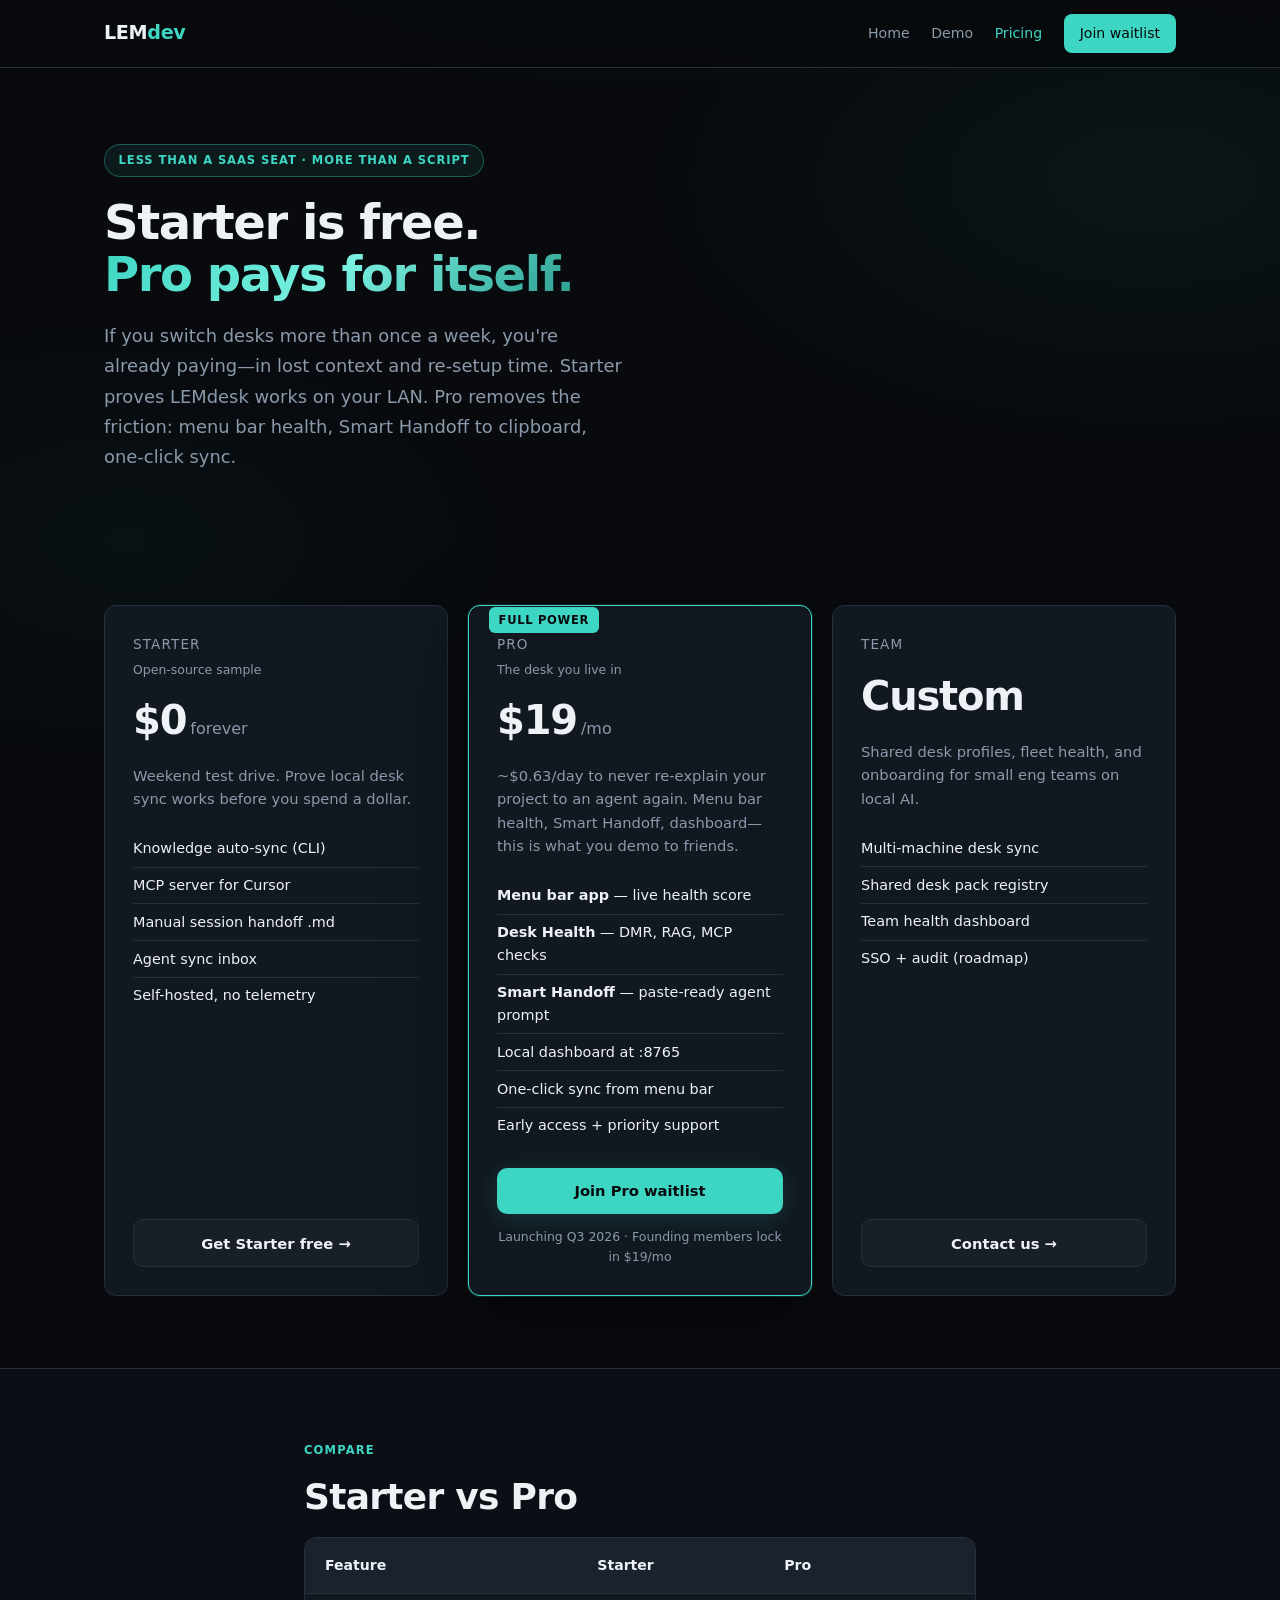
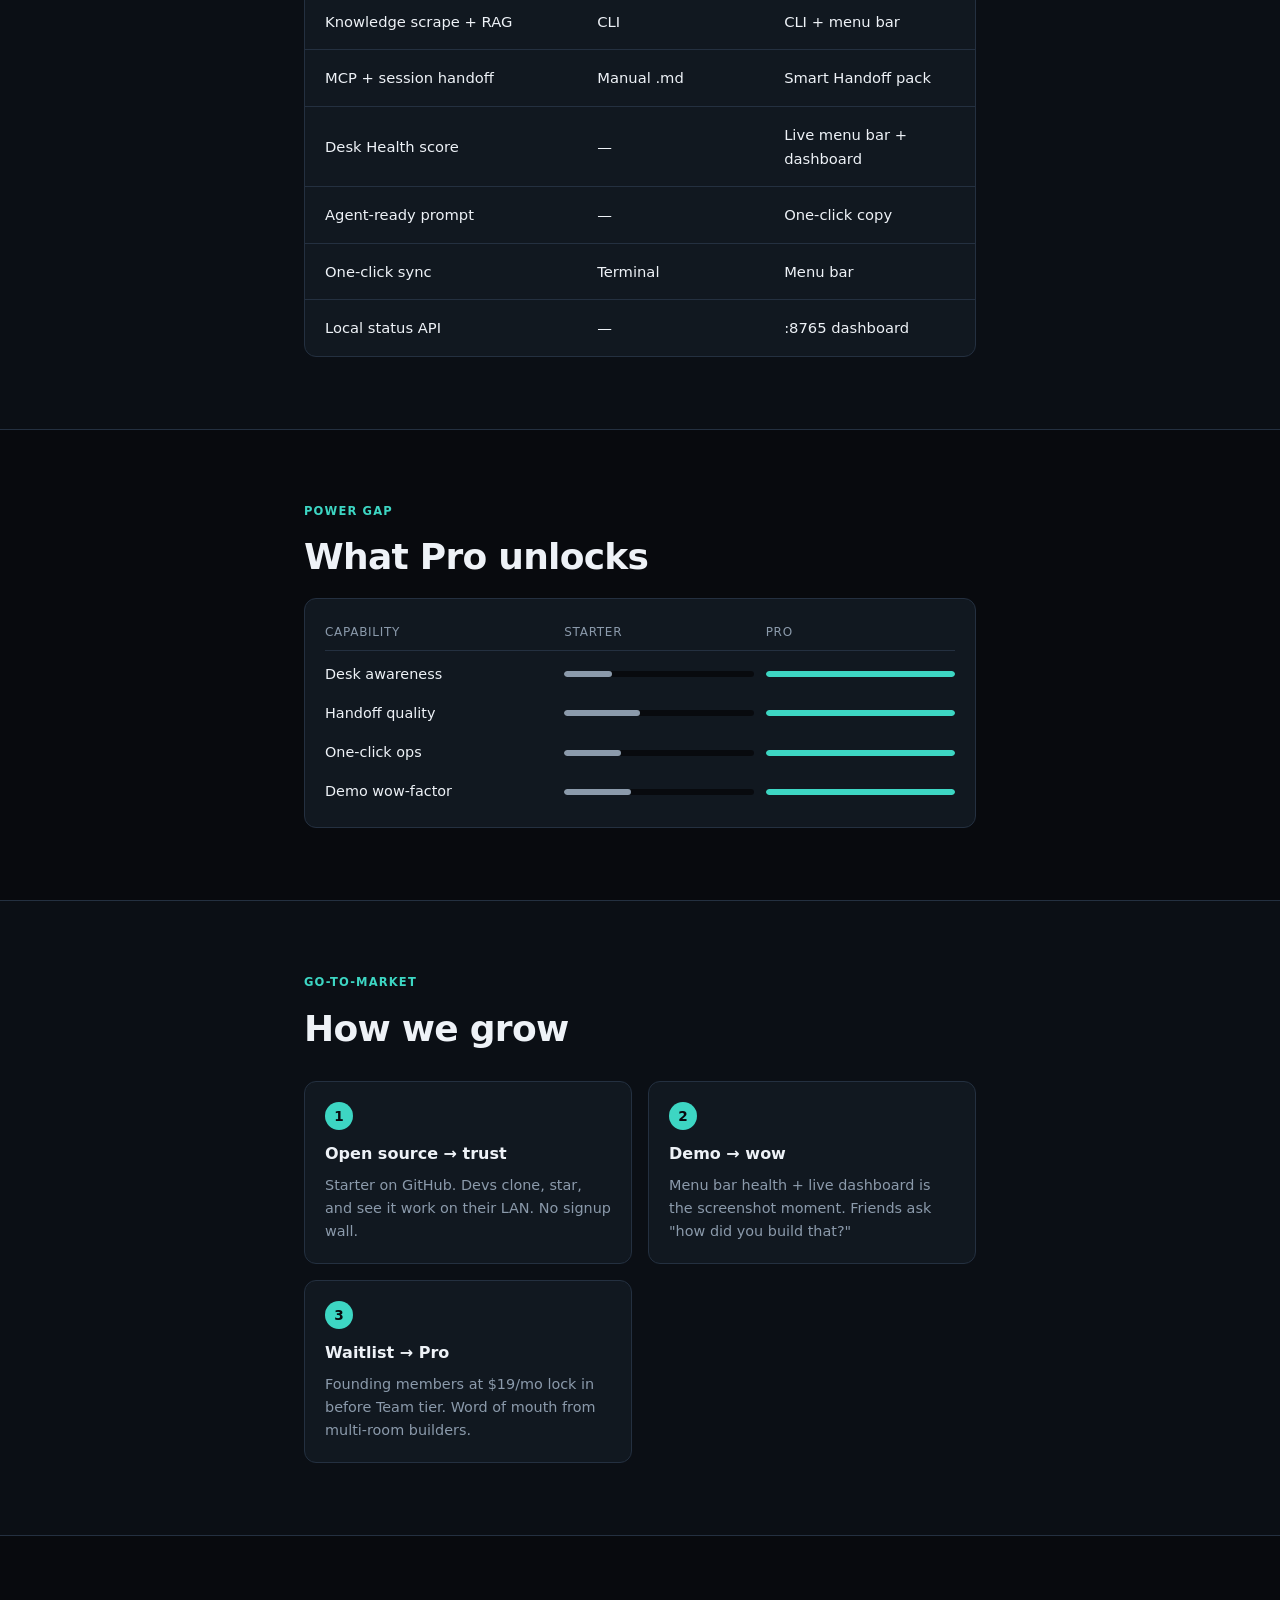
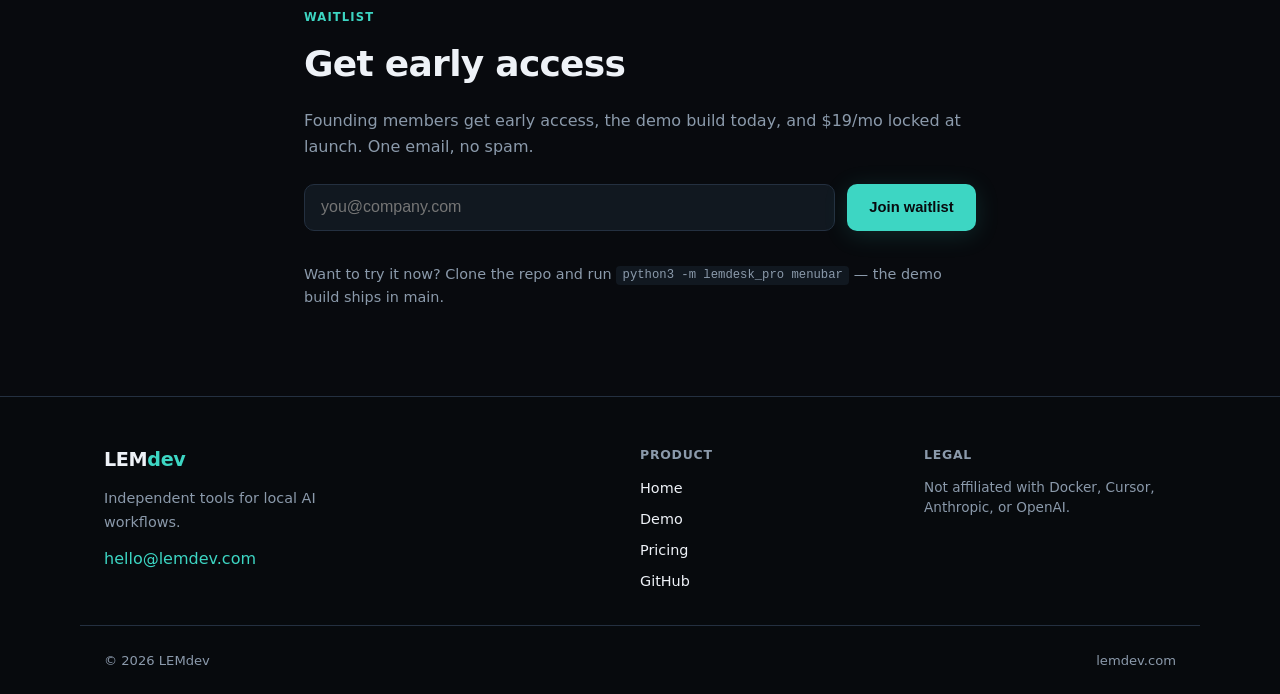
<file: pricing.html>
<!DOCTYPE html>
<html lang="en">
<head>
  <meta charset="UTF-8">
  <meta name="viewport" content="width=device-width, initial-scale=1">
  <title>LEMdesk Pro — Pricing & Waitlist | LEMdev</title>
  <meta name="description" content="LEMdesk Pro — menu bar desk health, smart handoff, and sync for developers who work across rooms. Join the waitlist.">
  <meta name="theme-color" content="#0c0f14">
  <link rel="canonical" href="https://lemdev.com/pricing.html">
  <meta property="og:title" content="LEMdesk Pro — Pricing">
  <meta property="og:url" content="https://lemdev.com/pricing.html">
  <meta property="og:image" content="https://lemdev.com/assets/og-cover.svg">
  <link rel="stylesheet" href="css/style.css">
  <link rel="icon" href="data:image/svg+xml,<svg xmlns='http://www.w3.org/2000/svg' viewBox='0 0 32 32'><rect width='32' height='32' rx='6' fill='%230c0f14'/><text x='16' y='22' text-anchor='middle' font-family='system-ui' font-size='14' font-weight='700' fill='%233dd6c3'>L</text></svg>">
</head>
<body>
  <a class="skip-link" href="#main">Skip to content</a>
  <div class="bg-glow" aria-hidden="true"></div>

  <header class="site-header">
    <div class="wrap">
      <a class="logo" href="/">LEM<span>dev</span></a>
      <button type="button" class="menu-btn" aria-label="Menu" aria-expanded="false">☰</button>
      <nav class="nav">
        <a href="/">Home</a>
        <a href="/demo.html">Demo</a>
        <a href="/pricing.html" class="nav-active">Pricing</a>
        <a class="nav-cta" href="#waitlist">Join waitlist</a>
      </nav>
    </div>
  </header>

  <main id="main">
    <section class="hero hero-compact">
      <div class="wrap">
        <p class="hero-badge reveal">Less than a SaaS seat · More than a script</p>
        <h1 class="reveal">Starter is free.<br><span class="gradient-text">Pro pays for itself.</span></h1>
        <p class="lead reveal">If you switch desks more than once a week, you're already paying—in lost context and re-setup time. Starter proves LEMdesk works on your LAN. Pro removes the friction: menu bar health, Smart Handoff to clipboard, one-click sync.</p>
      </div>
    </section>

    <section class="section">
      <div class="wrap">
        <div class="pricing-grid reveal">
          <article class="pricing-card">
            <p class="pricing-tier">Starter</p>
            <p class="pricing-subtier">Open-source sample</p>
            <div class="pricing-price"><span class="amount">$0</span><span class="period">forever</span></div>
            <p class="pricing-blurb">Weekend test drive. Prove local desk sync works before you spend a dollar.</p>
            <ul class="pricing-features">
              <li>Knowledge auto-sync (CLI)</li>
              <li>MCP server for Cursor</li>
              <li>Manual session handoff .md</li>
              <li>Agent sync inbox</li>
              <li>Self-hosted, no telemetry</li>
            </ul>
            <a class="btn btn-ghost btn-block" href="https://github.com/billrilea-lab/LemDesk" rel="noopener noreferrer">Get Starter free →</a>
          </article>

          <article class="pricing-card pricing-featured">
            <p class="pricing-badge">Full power</p>
            <p class="pricing-tier">Pro</p>
            <p class="pricing-subtier">The desk you live in</p>
            <div class="pricing-price"><span class="amount">$19</span><span class="period">/mo</span></div>
            <p class="pricing-blurb">~$0.63/day to never re-explain your project to an agent again. Menu bar health, Smart Handoff, dashboard—this is what you demo to friends.</p>
            <ul class="pricing-features">
              <li><strong>Menu bar app</strong> — live health score</li>
              <li><strong>Desk Health</strong> — DMR, RAG, MCP checks</li>
              <li><strong>Smart Handoff</strong> — paste-ready agent prompt</li>
              <li>Local dashboard at :8765</li>
              <li>One-click sync from menu bar</li>
              <li>Early access + priority support</li>
            </ul>
            <a class="btn btn-primary btn-block" href="#waitlist">Join Pro waitlist</a>
            <p class="pricing-note">Launching Q3 2026 · Founding members lock in $19/mo</p>
          </article>

          <article class="pricing-card">
            <p class="pricing-tier">Team</p>
            <div class="pricing-price"><span class="amount">Custom</span></div>
            <p class="pricing-blurb">Shared desk profiles, fleet health, and onboarding for small eng teams on local AI.</p>
            <ul class="pricing-features">
              <li>Multi-machine desk sync</li>
              <li>Shared desk pack registry</li>
              <li>Team health dashboard</li>
              <li>SSO + audit (roadmap)</li>
            </ul>
            <a class="btn btn-ghost btn-block" href="mailto:hello@lemdev.com?subject=LEMdesk%20Team">Contact us →</a>
          </article>
        </div>
      </div>
    </section>

    <section class="section-alt">
      <div class="wrap wrap-narrow">
        <p class="eyebrow reveal">Compare</p>
        <h2 class="reveal">Starter vs Pro</h2>
        <div class="compare-table reveal">
          <div class="compare-head">
            <span>Feature</span><span>Starter</span><span>Pro</span>
          </div>
          <div class="compare-row"><span>Knowledge scrape + RAG</span><span>CLI</span><span>CLI + menu bar</span></div>
          <div class="compare-row"><span>MCP + session handoff</span><span>Manual .md</span><span>Smart Handoff pack</span></div>
          <div class="compare-row"><span>Desk Health score</span><span>—</span><span>Live menu bar + dashboard</span></div>
          <div class="compare-row"><span>Agent-ready prompt</span><span>—</span><span>One-click copy</span></div>
          <div class="compare-row"><span>One-click sync</span><span>Terminal</span><span>Menu bar</span></div>
          <div class="compare-row"><span>Local status API</span><span>—</span><span>:8765 dashboard</span></div>
        </div>
      </div>
    </section>

    <section class="section">
      <div class="wrap wrap-narrow">
        <p class="eyebrow reveal">Power gap</p>
        <h2 class="reveal">What Pro unlocks</h2>
        <div class="power-compare reveal">
          <div class="power-compare-head"><span>Capability</span><span>Starter</span><span>Pro</span></div>
          <div class="power-compare-row"><span>Desk awareness</span><div class="track"><i style="width:25%"></i></div><div class="track pro"><i style="width:100%"></i></div></div>
          <div class="power-compare-row"><span>Handoff quality</span><div class="track"><i style="width:40%"></i></div><div class="track pro"><i style="width:100%"></i></div></div>
          <div class="power-compare-row"><span>One-click ops</span><div class="track"><i style="width:30%"></i></div><div class="track pro"><i style="width:100%"></i></div></div>
          <div class="power-compare-row"><span>Demo wow-factor</span><div class="track"><i style="width:35%"></i></div><div class="track pro"><i style="width:100%"></i></div></div>
        </div>
      </div>
    </section>

    <section class="section-alt">
      <div class="wrap wrap-narrow">
        <p class="eyebrow reveal">Go-to-market</p>
        <h2 class="reveal">How we grow</h2>
        <div class="gtm-grid reveal">
          <article class="gtm-card">
            <span class="gtm-num">1</span>
            <h3>Open source → trust</h3>
            <p>Starter on GitHub. Devs clone, star, and see it work on their LAN. No signup wall.</p>
          </article>
          <article class="gtm-card">
            <span class="gtm-num">2</span>
            <h3>Demo → wow</h3>
            <p>Menu bar health + live dashboard is the screenshot moment. Friends ask "how did you build that?"</p>
          </article>
          <article class="gtm-card">
            <span class="gtm-num">3</span>
            <h3>Waitlist → Pro</h3>
            <p>Founding members at $19/mo lock in before Team tier. Word of mouth from multi-room builders.</p>
          </article>
        </div>
      </div>
    </section>

    <section id="waitlist" class="section">
      <div class="wrap wrap-narrow">
        <p class="eyebrow reveal">Waitlist</p>
        <h2 class="reveal">Get early access</h2>
        <p class="reveal" style="color: var(--muted); margin-bottom: 1.5rem;">Founding members get early access, the demo build today, and $19/mo locked at launch. One email, no spam.</p>
        <form class="waitlist-form reveal" action="https://formsubmit.co/hello@lemdev.com" method="POST">
          <input type="hidden" name="_subject" value="LEMdesk Pro waitlist">
          <input type="hidden" name="_captcha" value="false">
          <input type="hidden" name="_next" value="https://lemdev.com/pricing.html?joined=1">
          <label class="sr-only" for="email">Email</label>
          <input type="email" id="email" name="email" placeholder="you@company.com" required autocomplete="email">
          <button type="submit" class="btn btn-primary">Join waitlist</button>
        </form>
        <p id="waitlist-thanks" class="waitlist-thanks reveal" hidden>You're on the list. We'll reach out before launch.</p>
        <p class="reveal demo-hint">Want to try it now? Clone the repo and run <code>python3 -m lemdesk_pro menubar</code> — the demo build ships in main.</p>
      </div>
    </section>
  </main>

  <footer class="site-footer">
    <div class="wrap footer-grid">
      <div class="footer-brand">
        <a class="logo" href="/">LEM<span>dev</span></a>
        <p>Independent tools for local AI workflows.</p>
        <a href="mailto:hello@lemdev.com">hello@lemdev.com</a>
      </div>
      <div class="footer-links">
        <strong>Product</strong>
        <a href="/">Home</a>
        <a href="/demo.html">Demo</a>
        <a href="/pricing.html">Pricing</a>
        <a href="https://github.com/billrilea-lab/LemDesk" rel="noopener noreferrer">GitHub</a>
      </div>
      <div class="footer-links">
        <strong>Legal</strong>
        <p class="footer-note">Not affiliated with Docker, Cursor, Anthropic, or OpenAI.</p>
      </div>
    </div>
    <div class="wrap footer-bottom">
      <span>© 2026 LEMdev</span>
      <span>lemdev.com</span>
    </div>
  </footer>

  <script src="js/main.js"></script>
  <script>
    if (new URLSearchParams(location.search).get('joined') === '1') {
      document.getElementById('waitlist-thanks').hidden = false;
    }
  </script>
</body>
</html>
</file>
<file: css/style.css>
/* LEMdev / LEMdesk — maxed static site */

:root {
  --bg: #080a0e;
  --bg-card: #111820;
  --bg-elevated: #1a222d;
  --text: #eef2f7;
  --muted: #8b9aab;
  --accent: #3dd6c3;
  --accent-dim: #2a9d8f;
  --accent-glow: rgba(61, 214, 195, 0.15);
  --border: #243040;
  --font: "Segoe UI", system-ui, -apple-system, BlinkMacSystemFont, sans-serif;
  --mono: "SF Mono", "Cascadia Code", "Consolas", monospace;
  --radius: 12px;
  --shadow: 0 24px 80px rgba(0, 0, 0, 0.45);
}

*,
*::before,
*::after {
  box-sizing: border-box;
}

html {
  scroll-behavior: smooth;
}

@media (prefers-reduced-motion: reduce) {
  html {
    scroll-behavior: auto;
  }

  .reveal {
    opacity: 1 !important;
    transform: none !important;
  }
}

body {
  margin: 0;
  font-family: var(--font);
  background: var(--bg);
  color: var(--text);
  line-height: 1.6;
  -webkit-font-smoothing: antialiased;
  overflow-x: hidden;
}

.skip-link {
  position: absolute;
  top: -100px;
  left: 1rem;
  background: var(--accent);
  color: var(--bg);
  padding: 0.5rem 1rem;
  border-radius: 8px;
  font-weight: 700;
  z-index: 200;
  transition: top 0.2s;
}

.skip-link:focus {
  top: 1rem;
}

a {
  color: var(--accent);
  text-decoration: none;
}

a:hover {
  text-decoration: underline;
}

.wrap {
  max-width: 1120px;
  margin: 0 auto;
  padding: 0 1.5rem;
}

.wrap-narrow {
  max-width: 720px;
}

/* Ambient glow */
.bg-glow {
  position: fixed;
  inset: 0;
  pointer-events: none;
  z-index: 0;
  background:
    radial-gradient(ellipse 80% 50% at 50% -20%, var(--accent-glow), transparent 60%),
    radial-gradient(ellipse 40% 30% at 90% 20%, rgba(61, 214, 195, 0.06), transparent),
    radial-gradient(ellipse 30% 25% at 10% 60%, rgba(42, 157, 143, 0.05), transparent);
}

main,
.site-header,
.site-footer {
  position: relative;
  z-index: 1;
}

/* Header */
.site-header {
  border-bottom: 1px solid var(--border);
  background: rgba(8, 10, 14, 0.85);
  position: sticky;
  top: 0;
  z-index: 100;
  backdrop-filter: blur(12px);
}

.site-header.scrolled {
  background: rgba(8, 10, 14, 0.96);
  box-shadow: 0 8px 32px rgba(0, 0, 0, 0.35);
}

.site-header .wrap {
  display: flex;
  align-items: center;
  justify-content: space-between;
  padding: 0.9rem 1.5rem;
}

.logo {
  font-weight: 800;
  font-size: 1.2rem;
  letter-spacing: -0.02em;
  color: var(--text);
  text-decoration: none;
}

.logo span {
  color: var(--accent);
}

.nav {
  display: flex;
  gap: 1.35rem;
  align-items: center;
}

.nav a {
  color: var(--muted);
  font-size: 0.88rem;
  font-weight: 500;
  text-decoration: none;
  transition: color 0.2s;
}

.nav a:hover {
  color: var(--text);
  text-decoration: none;
}

.nav a.active {
  color: var(--accent);
}

.nav-cta {
  background: var(--accent);
  color: var(--bg) !important;
  padding: 0.5rem 1rem;
  border-radius: 8px;
  font-weight: 700;
}

.nav-cta:hover {
  background: #4de8d4;
  text-decoration: none;
}

/* Hero */
.hero {
  padding: 5rem 0 4rem;
}

.hero-grid {
  display: grid;
  grid-template-columns: 1fr 1fr;
  gap: 3rem;
  align-items: center;
}

.hero-badge {
  display: inline-block;
  font-size: 0.72rem;
  font-weight: 700;
  letter-spacing: 0.08em;
  text-transform: uppercase;
  color: var(--accent);
  border: 1px solid rgba(61, 214, 195, 0.35);
  background: rgba(61, 214, 195, 0.08);
  padding: 0.4rem 0.85rem;
  border-radius: 999px;
  margin-bottom: 1.25rem;
}

.hero h1 {
  font-size: clamp(2.5rem, 5.5vw, 3.75rem);
  line-height: 1.08;
  margin: 0 0 1.25rem;
  font-weight: 800;
  letter-spacing: -0.03em;
}

.gradient-text {
  background: linear-gradient(135deg, var(--accent) 0%, #7af0e0 50%, var(--accent-dim) 100%);
  -webkit-background-clip: text;
  background-clip: text;
  color: transparent;
}

.hero .lead {
  font-size: 1.12rem;
  color: var(--muted);
  max-width: 520px;
  margin: 0 0 1.75rem;
  line-height: 1.7;
}

.hero-actions {
  display: flex;
  gap: 0.85rem;
  flex-wrap: wrap;
  margin-bottom: 2.25rem;
}

.hero-stats {
  list-style: none;
  padding: 0;
  margin: 0;
  display: flex;
  gap: 2rem;
  flex-wrap: wrap;
}

.hero-stats li {
  display: flex;
  flex-direction: column;
}

.hero-stats strong {
  font-size: 1.35rem;
  font-weight: 800;
  color: var(--text);
  letter-spacing: -0.02em;
}

.hero-stats span {
  font-size: 0.78rem;
  color: var(--muted);
  text-transform: uppercase;
  letter-spacing: 0.05em;
}

.stack-badges {
  display: flex;
  flex-wrap: wrap;
  gap: 0.5rem;
  margin-top: 0.5rem;
}

.stack-badges span {
  font-size: 0.72rem;
  font-weight: 600;
  letter-spacing: 0.03em;
  color: var(--muted);
  border: 1px solid var(--border);
  background: rgba(255, 255, 255, 0.02);
  padding: 0.35rem 0.65rem;
  border-radius: 999px;
}

/* Terminal mock */
.hero-terminal {
  background: var(--bg-card);
  border: 1px solid var(--border);
  border-radius: var(--radius);
  box-shadow: var(--shadow);
  overflow: hidden;
}

.terminal-chrome {
  display: flex;
  align-items: center;
  gap: 0.45rem;
  padding: 0.75rem 1rem;
  background: var(--bg-elevated);
  border-bottom: 1px solid var(--border);
}

.terminal-chrome span {
  width: 10px;
  height: 10px;
  border-radius: 50%;
  background: #3a4555;
}

.terminal-chrome span:nth-child(1) { background: #ff5f57; }
.terminal-chrome span:nth-child(2) { background: #febc2e; }
.terminal-chrome span:nth-child(3) { background: #28c840; }

.terminal-chrome em {
  margin-left: auto;
  font-style: normal;
  font-size: 0.75rem;
  color: var(--muted);
  font-family: var(--mono);
}

.terminal-tabs {
  display: flex;
  gap: 0.35rem;
  margin-left: 0.5rem;
}

.terminal-tab {
  background: transparent;
  border: 1px solid var(--border);
  color: var(--muted);
  font-size: 0.68rem;
  font-weight: 700;
  text-transform: uppercase;
  letter-spacing: 0.05em;
  padding: 0.2rem 0.55rem;
  border-radius: 6px;
  cursor: pointer;
  font-family: var(--font);
}

.terminal-tab.active {
  background: var(--accent-glow);
  border-color: var(--accent);
  color: var(--accent);
}

.terminal-hidden {
  display: none;
}

.terminal-live {
  margin-left: auto;
  animation: pulse-live 2s ease-in-out infinite;
}

@keyframes pulse-live {
  0%, 100% { opacity: 1; }
  50% { opacity: 0.45; }
}

@media (prefers-reduced-motion: reduce) {
  .terminal-live { animation: none; }
}

.terminal-body {
  margin: 0;
  padding: 1.25rem;
  font-family: var(--mono);
  font-size: 0.78rem;
  line-height: 1.65;
  color: var(--text);
  overflow-x: auto;
  min-height: 220px;
}

.t-line {
  display: block;
  opacity: 0;
  transform: translateX(-6px);
  animation: term-in 0.4s ease forwards;
}

.t-line:nth-child(1) { animation-delay: 0.2s; }
.t-line:nth-child(2) { animation-delay: 0.45s; }
.t-line:nth-child(3) { animation-delay: 0.6s; }
.t-line:nth-child(4) { animation-delay: 0.85s; }
.t-line:nth-child(5) { animation-delay: 1.05s; }
.t-line:nth-child(6) { animation-delay: 1.25s; }
.t-line:nth-child(7) { animation-delay: 1.45s; }
.t-line:nth-child(8) { animation-delay: 1.65s; }
.t-line:nth-child(9) { animation-delay: 1.9s; }
.t-line:nth-child(10) { animation-delay: 2.15s; }

@keyframes term-in {
  to { opacity: 1; transform: translateX(0); }
}

@media (prefers-reduced-motion: reduce) {
  .t-line {
    opacity: 1;
    transform: none;
    animation: none;
  }
}

.t-dim { color: #5a6878; }
.t-ok { color: #28c840; }
.t-warn { color: #febc2e; }
.t-accent { color: var(--accent); }

/* Buttons */
.btn {
  display: inline-block;
  padding: 0.7rem 1.4rem;
  border-radius: 10px;
  font-weight: 700;
  font-size: 0.92rem;
  text-decoration: none;
  border: none;
  cursor: pointer;
  transition: transform 0.15s, background 0.15s, border-color 0.15s;
}

.btn:active {
  transform: scale(0.98);
}

.btn-lg {
  padding: 0.85rem 1.65rem;
  font-size: 0.95rem;
}

.btn-primary {
  background: var(--accent);
  color: var(--bg);
  box-shadow: 0 4px 24px var(--accent-glow);
}

.btn-primary:hover {
  background: #4de8d4;
  text-decoration: none;
}

.btn-ghost {
  background: rgba(255, 255, 255, 0.03);
  color: var(--text);
  border: 1px solid var(--border);
}

.btn-ghost:hover {
  border-color: var(--muted);
  background: rgba(255, 255, 255, 0.06);
  text-decoration: none;
}

/* Sections */
section {
  padding: 4.5rem 0;
}

.section-alt {
  background: rgba(17, 24, 32, 0.45);
  border-top: 1px solid var(--border);
  border-bottom: 1px solid var(--border);
}

.eyebrow {
  font-size: 0.72rem;
  font-weight: 700;
  letter-spacing: 0.1em;
  text-transform: uppercase;
  color: var(--accent);
  margin: 0 0 0.5rem;
}

section h2 {
  font-size: clamp(1.75rem, 3vw, 2.25rem);
  margin: 0 0 0.75rem;
  font-weight: 800;
  letter-spacing: -0.02em;
}

.section-intro {
  color: var(--muted);
  max-width: 580px;
  margin-bottom: 2.5rem;
  font-size: 1.05rem;
}

.grid-3 {
  display: grid;
  grid-template-columns: repeat(auto-fit, minmax(280px, 1fr));
  gap: 1.25rem;
}

.card {
  background: var(--bg-card);
  border: 1px solid var(--border);
  border-radius: var(--radius);
  padding: 1.65rem;
  transition: border-color 0.2s, transform 0.2s, box-shadow 0.2s;
}

.card:hover {
  border-color: rgba(61, 214, 195, 0.35);
  transform: translateY(-3px);
  box-shadow: 0 12px 40px rgba(0, 0, 0, 0.25);
}

.card-icon {
  width: 2.25rem;
  height: 2.25rem;
  display: flex;
  align-items: center;
  justify-content: center;
  background: var(--accent-glow);
  border: 1px solid rgba(61, 214, 195, 0.25);
  border-radius: 8px;
  color: var(--accent);
  font-size: 1rem;
  margin-bottom: 1rem;
}

.card h3 {
  margin: 0 0 0.5rem;
  font-size: 1.08rem;
  font-weight: 700;
}

.card p {
  margin: 0;
  color: var(--muted);
  font-size: 0.93rem;
  line-height: 1.65;
}

.card code {
  font-family: var(--mono);
  font-size: 0.78rem;
  background: var(--bg-elevated);
  padding: 0.15rem 0.4rem;
  border-radius: 4px;
  color: var(--accent);
}

/* Flow */
.flow {
  display: flex;
  flex-wrap: wrap;
  gap: 0.65rem;
  align-items: center;
  justify-content: center;
  font-family: var(--mono);
  font-size: 0.82rem;
  color: var(--muted);
  margin-top: 2.5rem;
  padding: 1.25rem;
  background: var(--bg-card);
  border: 1px solid var(--border);
  border-radius: var(--radius);
}

.flow span:not(.arrow) {
  background: var(--bg-elevated);
  border: 1px solid var(--border);
  padding: 0.5rem 0.9rem;
  border-radius: 8px;
}

.flow .arrow {
  color: var(--accent);
  font-weight: 700;
}

/* Rooms */
.rooms-grid {
  display: grid;
  grid-template-columns: repeat(3, 1fr);
  gap: 1.25rem;
}

.room-card {
  background: var(--bg-card);
  border: 1px solid var(--border);
  border-radius: var(--radius);
  padding: 1.5rem;
  position: relative;
  transition: border-color 0.2s, transform 0.2s;
}

.room-card:hover {
  transform: translateY(-2px);
  border-color: rgba(61, 214, 195, 0.3);
}

.room-card.room-active {
  border-color: var(--accent);
  box-shadow: 0 0 0 1px rgba(61, 214, 195, 0.2), 0 16px 48px rgba(61, 214, 195, 0.08);
}

.room-label {
  font-size: 0.68rem;
  font-weight: 700;
  letter-spacing: 0.1em;
  text-transform: uppercase;
  color: var(--accent);
  margin-bottom: 0.5rem;
}

.room-card h3 {
  margin: 0 0 0.65rem;
  font-size: 1.15rem;
}

.room-card p {
  margin: 0 0 1rem;
  color: var(--muted);
  font-size: 0.92rem;
  line-height: 1.6;
}

.room-card code {
  font-family: var(--mono);
  font-size: 0.78rem;
  color: var(--accent);
}

.room-file {
  font-family: var(--mono);
  font-size: 0.75rem;
  color: var(--accent);
  background: var(--accent-glow);
  border: 1px solid rgba(61, 214, 195, 0.2);
  padding: 0.45rem 0.65rem;
  border-radius: 6px;
}

/* Steps */
.steps {
  list-style: none;
  padding: 0;
  margin: 0;
  counter-reset: step;
}

.steps li {
  counter-increment: step;
  padding: 1.5rem 0;
  border-bottom: 1px solid var(--border);
  display: grid;
  grid-template-columns: 3rem 1fr;
  gap: 1.25rem;
  align-items: start;
}

.steps li:last-child {
  border-bottom: none;
}

.steps li::before {
  content: counter(step);
  font-weight: 800;
  color: var(--bg);
  background: var(--accent);
  width: 2.25rem;
  height: 2.25rem;
  display: flex;
  align-items: center;
  justify-content: center;
  border-radius: 8px;
  font-size: 0.95rem;
}

.steps li strong {
  display: block;
  margin-bottom: 0.35rem;
  font-size: 1.05rem;
}

.steps li p {
  margin: 0;
  color: var(--muted);
  font-size: 0.95rem;
}

/* Compare table */
.compare-table {
  border: 1px solid var(--border);
  border-radius: var(--radius);
  overflow: hidden;
  background: var(--bg-card);
}

.compare-head,
.compare-row {
  display: grid;
  grid-template-columns: 1.5fr 1fr 1fr;
  gap: 1rem;
  padding: 1rem 1.25rem;
  align-items: center;
}

.compare-head {
  background: var(--bg-elevated);
  font-weight: 700;
  font-size: 0.88rem;
  border-bottom: 1px solid var(--border);
}

.compare-row {
  border-bottom: 1px solid var(--border);
  font-size: 0.92rem;
}

.compare-row:last-child {
  border-bottom: none;
}

.compare-row span:first-child {
  color: var(--text);
}

.highlight-col {
  color: var(--accent);
}

.compare-row .yes {
  color: var(--accent);
  font-weight: 700;
}

.compare-row .no {
  color: #6a7585;
}

/* Code block */
.code-block {
  background: var(--bg-card);
  border: 1px solid var(--border);
  border-radius: var(--radius);
  overflow: hidden;
  box-shadow: var(--shadow);
}

.code-header {
  display: flex;
  justify-content: space-between;
  align-items: center;
  padding: 0.65rem 1rem;
  background: var(--bg-elevated);
  border-bottom: 1px solid var(--border);
  font-size: 0.78rem;
  color: var(--muted);
  font-family: var(--mono);
}

.copy-btn {
  background: transparent;
  border: 1px solid var(--border);
  color: var(--muted);
  padding: 0.3rem 0.65rem;
  border-radius: 6px;
  font-size: 0.75rem;
  cursor: pointer;
  font-family: var(--font);
  transition: color 0.15s, border-color 0.15s;
}

.copy-btn:hover {
  color: var(--accent);
  border-color: var(--accent);
}

.copy-btn.copied {
  color: var(--accent);
  border-color: var(--accent);
}

.code-block pre {
  margin: 0;
  padding: 1.25rem;
  overflow-x: auto;
}

.code-block code {
  font-family: var(--mono);
  font-size: 0.82rem;
  line-height: 1.6;
  color: var(--text);
}

.start-actions {
  display: flex;
  gap: 1rem;
  flex-wrap: wrap;
  margin-top: 1.75rem;
}

/* FAQ */
.faq-list {
  display: flex;
  flex-direction: column;
  gap: 0.65rem;
}

.faq-item {
  background: var(--bg-card);
  border: 1px solid var(--border);
  border-radius: 10px;
  overflow: hidden;
}

.faq-item summary {
  padding: 1.1rem 1.25rem;
  font-weight: 700;
  cursor: pointer;
  list-style: none;
  display: flex;
  justify-content: space-between;
  align-items: center;
}

.faq-item summary::-webkit-details-marker {
  display: none;
}

.faq-item summary::after {
  content: "+";
  color: var(--accent);
  font-size: 1.25rem;
  font-weight: 400;
}

.faq-item[open] summary::after {
  content: "−";
}

.faq-item p {
  margin: 0;
  padding: 0 1.25rem 1.1rem;
  color: var(--muted);
  font-size: 0.95rem;
  line-height: 1.65;
}

/* CTA banner */
.cta-banner {
  padding: 0 0 4rem;
}

.cta-inner {
  display: flex;
  flex-wrap: wrap;
  align-items: center;
  justify-content: space-between;
  gap: 1.5rem;
  padding: 2.5rem 2rem;
  background: linear-gradient(135deg, rgba(61, 214, 195, 0.12) 0%, rgba(42, 157, 143, 0.06) 100%);
  border: 1px solid rgba(61, 214, 195, 0.25);
  border-radius: var(--radius);
}

.cta-inner h2 {
  margin: 0 0 0.35rem;
  font-size: 1.5rem;
}

.cta-inner p {
  margin: 0;
  color: var(--muted);
}

/* Footer */
.site-footer {
  border-top: 1px solid var(--border);
  padding: 3rem 0 1.5rem;
  background: rgba(8, 10, 14, 0.6);
}

.footer-grid {
  display: grid;
  grid-template-columns: 2fr 1fr 1fr;
  gap: 2rem;
  margin-bottom: 2rem;
}

.footer-brand p {
  color: var(--muted);
  font-size: 0.9rem;
  margin: 0.75rem 0;
  max-width: 280px;
}

.footer-links {
  display: flex;
  flex-direction: column;
  gap: 0.5rem;
}

.footer-links strong {
  font-size: 0.78rem;
  text-transform: uppercase;
  letter-spacing: 0.06em;
  color: var(--muted);
  margin-bottom: 0.25rem;
}

.footer-links a {
  color: var(--text);
  font-size: 0.9rem;
  text-decoration: none;
}

.footer-links a:hover {
  color: var(--accent);
}

.footer-note {
  color: var(--muted);
  font-size: 0.85rem;
  margin: 0;
  line-height: 1.5;
}

.footer-bottom {
  display: flex;
  justify-content: space-between;
  padding-top: 1.5rem;
  border-top: 1px solid var(--border);
  color: var(--muted);
  font-size: 0.82rem;
}

/* Scroll reveal */
.reveal {
  opacity: 0;
  transform: translateY(20px);
  transition: opacity 0.6s ease, transform 0.6s ease;
}

.reveal.visible {
  opacity: 1;
  transform: translateY(0);
}

.reveal-delay {
  transition-delay: 0.15s;
}

/* Mobile */
.menu-btn {
  display: none;
  background: none;
  border: 1px solid var(--border);
  color: var(--text);
  padding: 0.45rem 0.65rem;
  border-radius: 8px;
  font-size: 1rem;
  cursor: pointer;
}

@media (max-width: 900px) {
  .hero-grid {
    grid-template-columns: 1fr;
    gap: 2.5rem;
  }

  .hero-terminal {
    order: -1;
  }

  .rooms-grid {
    grid-template-columns: 1fr;
  }

  .footer-grid {
    grid-template-columns: 1fr;
  }
}

@media (max-width: 720px) {
  .menu-btn {
    display: block;
  }

  .nav {
    display: none;
    position: absolute;
    top: 100%;
    left: 0;
    right: 0;
    background: var(--bg-card);
    border-bottom: 1px solid var(--border);
    flex-direction: column;
    padding: 1rem 1.5rem;
    gap: 0.85rem;
    align-items: stretch;
  }

  .nav.open {
    display: flex;
  }

  .site-header .wrap {
    position: relative;
  }

  .compare-head,
  .compare-row {
    grid-template-columns: 1.2fr 0.8fr 0.8fr;
    font-size: 0.82rem;
    padding: 0.85rem 1rem;
  }

  .hero-stats {
    gap: 1.25rem;
  }
}

/* Pricing & demo pages */
.hero-compact {
  padding: 4rem 0 2rem;
}

.hero-compact h1 {
  font-size: clamp(2rem, 5vw, 3rem);
}

.nav-active {
  color: var(--accent) !important;
}

.pricing-grid {
  display: grid;
  grid-template-columns: repeat(auto-fit, minmax(280px, 1fr));
  gap: 1.25rem;
  align-items: stretch;
}

.pricing-card {
  background: var(--bg-card);
  border: 1px solid var(--border);
  border-radius: var(--radius);
  padding: 1.75rem;
  display: flex;
  flex-direction: column;
  position: relative;
}

.pricing-featured {
  border-color: var(--accent);
  box-shadow: 0 0 0 1px var(--accent-glow), var(--shadow);
}

.pricing-badge {
  position: absolute;
  top: -0.65rem;
  left: 1.25rem;
  background: var(--accent);
  color: var(--bg);
  font-size: 0.72rem;
  font-weight: 800;
  text-transform: uppercase;
  letter-spacing: 0.06em;
  padding: 0.25rem 0.6rem;
  border-radius: 6px;
}

.pricing-tier {
  font-size: 0.85rem;
  text-transform: uppercase;
  letter-spacing: 0.08em;
  color: var(--muted);
  margin: 0 0 0.5rem;
}

.pricing-price {
  margin-bottom: 0.75rem;
}

.pricing-price .amount {
  font-size: 2.5rem;
  font-weight: 800;
  letter-spacing: -0.03em;
}

.pricing-price .period {
  color: var(--muted);
  font-size: 1rem;
  margin-left: 0.25rem;
}

.pricing-blurb {
  color: var(--muted);
  font-size: 0.92rem;
  margin: 0 0 1.25rem;
}

.pricing-features {
  list-style: none;
  padding: 0;
  margin: 0 0 1.5rem;
  flex: 1;
}

.pricing-features li {
  padding: 0.4rem 0;
  font-size: 0.9rem;
  border-bottom: 1px solid var(--border);
}

.pricing-features li:last-child {
  border-bottom: none;
}

.pricing-note {
  font-size: 0.78rem;
  color: var(--muted);
  text-align: center;
  margin: 0.85rem 0 0;
}

.btn-block {
  display: block;
  text-align: center;
  width: 100%;
}

.waitlist-form {
  display: flex;
  gap: 0.75rem;
  flex-wrap: wrap;
}

.waitlist-form input[type="email"] {
  flex: 1;
  min-width: 220px;
  background: var(--bg-card);
  border: 1px solid var(--border);
  border-radius: 10px;
  padding: 0.85rem 1rem;
  color: var(--text);
  font-size: 1rem;
}

.waitlist-form input:focus {
  outline: 2px solid var(--accent);
  border-color: transparent;
}

.waitlist-thanks {
  color: var(--accent);
  font-weight: 600;
  margin-top: 1rem;
}

.demo-hint {
  margin-top: 2rem;
  font-size: 0.9rem;
  color: var(--muted);
}

.demo-hint code {
  font-family: var(--mono);
  font-size: 0.85em;
  background: var(--bg-card);
  padding: 0.15rem 0.4rem;
  border-radius: 4px;
}

.sr-only {
  position: absolute;
  width: 1px;
  height: 1px;
  padding: 0;
  margin: -1px;
  overflow: hidden;
  clip: rect(0, 0, 0, 0);
  border: 0;
}

.demo-steps {
  display: flex;
  flex-direction: column;
  gap: 2rem;
}

.demo-step {
  display: grid;
  grid-template-columns: 3rem 1fr;
  gap: 1.25rem;
  align-items: start;
}

.demo-num {
  width: 3rem;
  height: 3rem;
  border-radius: 50%;
  background: var(--accent-glow);
  color: var(--accent);
  font-weight: 800;
  font-size: 1.25rem;
  display: grid;
  place-items: center;
}

.demo-step h3 {
  margin: 0 0 0.75rem;
}

.demo-caption {
  color: var(--muted);
  font-size: 0.88rem;
  margin: 0.75rem 0 0;
}

.demo-caption.center {
  text-align: center;
}

.code-block {
  background: var(--bg-card);
  border: 1px solid var(--border);
  border-radius: var(--radius);
  padding: 1rem 1.15rem;
  overflow-x: auto;
  margin: 0;
  font-family: var(--mono);
  font-size: 0.82rem;
  line-height: 1.55;
}

.demo-preview {
  max-width: 720px;
  margin: 0 auto;
}

.demo-mock {
  background: var(--bg-card);
  border: 1px solid var(--border);
  border-radius: var(--radius);
  overflow: hidden;
  box-shadow: var(--shadow);
}

.demo-mock-bar {
  display: flex;
  align-items: center;
  gap: 0.4rem;
  padding: 0.65rem 1rem;
  background: var(--bg-elevated);
  border-bottom: 1px solid var(--border);
}

.demo-dot {
  width: 10px;
  height: 10px;
  border-radius: 50%;
  background: var(--border);
}

.demo-dot:first-child { background: #e76f51; }
.demo-dot:nth-child(2) { background: #f4a261; }
.demo-dot:nth-child(3) { background: #3dd6c3; }

.demo-url {
  margin-left: auto;
  font-family: var(--mono);
  font-size: 0.75rem;
  color: var(--muted);
}

.demo-mock-body {
  padding: 1.5rem;
}

.demo-score {
  display: flex;
  gap: 1.25rem;
  align-items: center;
  margin-bottom: 1.25rem;
}

.demo-ring {
  width: 72px;
  height: 72px;
  border-radius: 50%;
  border: 4px solid var(--accent);
  display: flex;
  flex-direction: column;
  align-items: center;
  justify-content: center;
  font-weight: 800;
  font-size: 1.5rem;
  line-height: 1;
}

.demo-ring small {
  font-size: 0.65rem;
  color: var(--muted);
}

.demo-score p {
  margin: 0.25rem 0 0;
  color: var(--muted);
  font-size: 0.85rem;
}

.demo-cards {
  display: grid;
  grid-template-columns: 1fr 1fr;
  gap: 0.65rem;
}

.demo-card {
  background: var(--bg);
  border: 1px solid var(--border);
  border-radius: 8px;
  padding: 0.65rem 0.75rem;
  font-size: 0.8rem;
}

.demo-card small {
  display: block;
  text-transform: uppercase;
  font-size: 0.65rem;
  font-weight: 700;
  letter-spacing: 0.05em;
  margin-bottom: 0.25rem;
}

.demo-card.ok small { color: var(--accent); }
.demo-card.warn small { color: #f4a261; }

.cta-actions {
  display: flex;
  gap: 0.75rem;
  flex-wrap: wrap;
}

/* Starter → Pro banner */
.pro-banner-grid {
  display: flex;
  flex-direction: column;
  gap: 2rem;
}

.pro-contrast {
  display: grid;
  grid-template-columns: 1fr 1fr;
  gap: 1rem;
}

.pro-contrast-col {
  background: var(--bg-card);
  border: 1px solid var(--border);
  border-radius: var(--radius);
  padding: 1.5rem;
}

.pro-contrast-featured {
  border-color: var(--accent);
  box-shadow: 0 0 0 1px var(--accent-glow);
}

.pro-contrast-col h3 {
  margin: 0 0 1rem;
  font-size: 1.1rem;
  display: flex;
  align-items: center;
  gap: 0.5rem;
  flex-wrap: wrap;
}

.pro-tag {
  font-size: 0.65rem;
  font-weight: 800;
  text-transform: uppercase;
  letter-spacing: 0.06em;
  padding: 0.2rem 0.45rem;
  border-radius: 4px;
}

.pro-tag.sample {
  background: var(--bg-elevated);
  color: var(--muted);
}

.pro-tag.power {
  background: var(--accent);
  color: var(--bg);
}

.pro-contrast-col ul {
  list-style: none;
  padding: 0;
  margin: 0 0 1.25rem;
}

.pro-contrast-col li {
  padding: 0.35rem 0;
  font-size: 0.9rem;
  border-bottom: 1px solid var(--border);
}

.pro-contrast-col li:last-child {
  border-bottom: none;
}

.pricing-subtier {
  font-size: 0.78rem;
  color: var(--muted);
  margin: -0.25rem 0 0.5rem;
}

@media (max-width: 720px) {
  .pro-contrast {
    grid-template-columns: 1fr;
  }
}

.pro-plus {
  color: var(--accent);
  font-size: 0.78em;
}

.start-actions {
  display: flex;
  gap: 0.75rem;
  flex-wrap: wrap;
  align-items: center;
}

.power-bars {
  margin-bottom: 1rem;
}

.power-bar {
  display: flex;
  align-items: center;
  gap: 0.5rem;
  margin-bottom: 0.35rem;
  font-size: 0.72rem;
  color: var(--muted);
}

.power-bar span {
  width: 4.5rem;
  flex-shrink: 0;
}

.power-bar .track,
.power-compare-row .track {
  flex: 1;
  height: 6px;
  background: var(--bg);
  border-radius: 99px;
  overflow: hidden;
}

.power-bar .track i,
.power-compare-row .track i {
  display: block;
  height: 100%;
  background: var(--muted);
  border-radius: 99px;
}

.pro-bars .track i,
.power-compare-row .track.pro i {
  background: var(--accent);
}

.power-compare {
  background: var(--bg-card);
  border: 1px solid var(--border);
  border-radius: var(--radius);
  padding: 1rem 1.25rem;
}

.power-compare-head,
.power-compare-row {
  display: grid;
  grid-template-columns: 1.2fr 1fr 1fr;
  gap: 0.75rem;
  align-items: center;
  padding: 0.5rem 0;
}

.power-compare-head {
  font-size: 0.75rem;
  text-transform: uppercase;
  letter-spacing: 0.06em;
  color: var(--muted);
  border-bottom: 1px solid var(--border);
  margin-bottom: 0.25rem;
}

.power-compare-row span:first-child {
  font-size: 0.9rem;
}

.live-desk-banner {
  background: linear-gradient(90deg, rgba(61, 214, 195, 0.12), rgba(61, 214, 195, 0.04));
  border-bottom: 1px solid var(--accent);
  padding: 0.65rem 0;
  font-size: 0.88rem;
}

.live-desk-banner .wrap {
  display: flex;
  justify-content: space-between;
  align-items: center;
  gap: 1rem;
  flex-wrap: wrap;
}

.live-desk-banner span {
  color: var(--accent);
  font-weight: 600;
}

.copy-btn-inline {
  margin-top: 0.5rem;
  background: var(--bg-elevated);
  border: 1px solid var(--border);
  color: var(--text);
  border-radius: 8px;
  padding: 0.35rem 0.75rem;
  font-size: 0.78rem;
  font-weight: 600;
  cursor: pointer;
}

.copy-btn-inline:hover {
  border-color: var(--accent);
  color: var(--accent);
}

/* Problem / audience / marketing sections */
.pain-grid,
.who-grid,
.gtm-grid {
  display: grid;
  grid-template-columns: repeat(auto-fit, minmax(220px, 1fr));
  gap: 1rem;
  margin-top: 1.5rem;
}

.pain-card,
.who-card,
.gtm-card {
  background: var(--bg-card);
  border: 1px solid var(--border);
  border-radius: var(--radius);
  padding: 1.25rem;
}

.pain-card h3,
.who-card h3,
.gtm-card h3 {
  margin: 0 0 0.5rem;
  font-size: 1rem;
}

.pain-card p,
.who-card p,
.gtm-card p {
  margin: 0;
  font-size: 0.9rem;
  color: var(--muted);
}

.problem-solution {
  margin-top: 2rem;
  padding: 1rem 1.25rem;
  background: var(--accent-glow);
  border-left: 3px solid var(--accent);
  border-radius: 0 var(--radius) var(--radius) 0;
  font-size: 0.95rem;
}

.compare-note {
  margin-top: 1rem;
  font-size: 0.88rem;
  color: var(--muted);
  text-align: center;
}

.gtm-num {
  display: inline-block;
  width: 1.75rem;
  height: 1.75rem;
  border-radius: 50%;
  background: var(--accent);
  color: var(--bg);
  font-weight: 800;
  font-size: 0.85rem;
  line-height: 1.75rem;
  text-align: center;
  margin-bottom: 0.65rem;
}

.pitch-quote {
  margin: 1rem 0 1.5rem;
  padding: 1.25rem 1.5rem;
  background: var(--bg-card);
  border-left: 3px solid var(--accent);
  border-radius: 0 var(--radius) var(--radius) 0;
  font-size: 1rem;
  line-height: 1.65;
  color: var(--text);
  font-style: italic;
}

.pitch-bullets {
  list-style: none;
  padding: 0;
  margin: 0;
}

.pitch-bullets li {
  padding: 0.5rem 0;
  border-bottom: 1px solid var(--border);
  font-size: 0.92rem;
  color: var(--muted);
}

.pitch-bullets li:last-child {
  border-bottom: none;
}

.card p strong {
  color: var(--accent);
  font-size: 0.82rem;
  text-transform: uppercase;
  letter-spacing: 0.04em;
}

.cta-inner .cta-actions {
  flex-shrink: 0;
}
</file>
